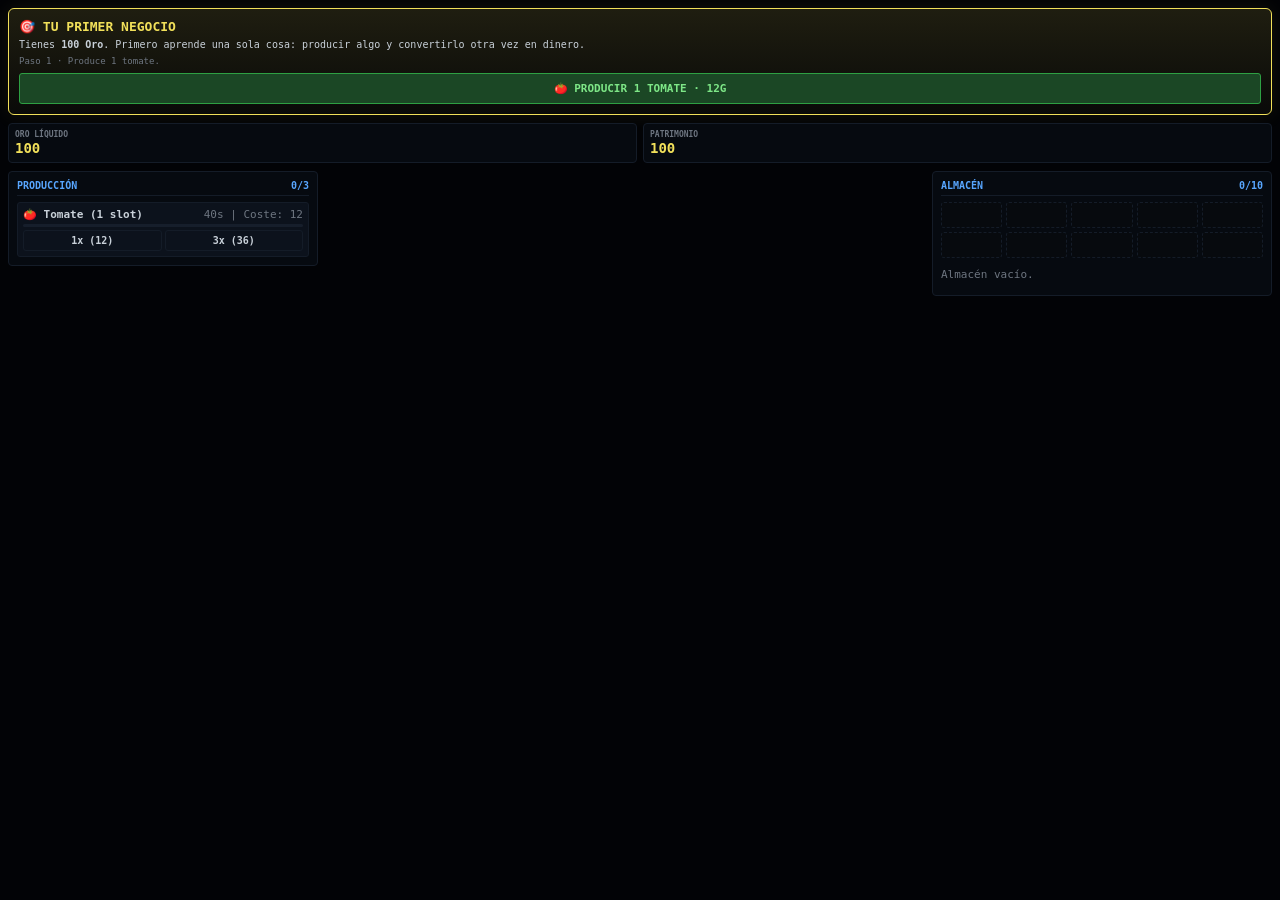
<file: index.html>
<!DOCTYPE html>
<html lang="es">
<head>
  <meta charset="UTF-8">
  <meta name="viewport" content="width=device-width, initial-scale=1.0">
  <title>Caja Negra Lab — EcoV1 Master Onboarding</title>

  <style>
    :root {
      --bg:#020306;
      --card:#060a10;
      --card-alt:#0c121c;
      --border:#141c28;
      --border-lit:#26354a;
      --text:#c9d1d9;
      --text-dim:#6e7681;
      --gold:#f1e05a;
      --green:#2ea043;
      --red:#f85149;
      --cyan:#58a6ff;
      --purple:#bc8cff;
      --orange:#ffa657;
      --flash:#ff0055;
    }

    * {
      box-sizing:border-box;
      margin:0;
      padding:0;
      font-family:ui-monospace,SFMono-Regular,Menlo,Monaco,Consolas,monospace;
    }

    body {
      background:var(--bg);
      color:var(--text);
      padding:8px;
      font-size:11px;
      user-select:none;
    }

    .hidden { display:none !important; }

    .hud {
      display:grid;
      grid-template-columns:repeat(auto-fit,minmax(95px,1fr));
      gap:6px;
      margin-bottom:8px;
    }

    .hud-box {
      background:var(--card);
      border:1px solid var(--border);
      border-radius:4px;
      padding:6px;
    }

    .hud-label {
      font-size:8px;
      text-transform:uppercase;
      color:var(--text-dim);
      font-weight:bold;
    }

    .hud-val {
      font-size:14px;
      font-weight:800;
      color:var(--gold);
      margin-top:1px;
    }

    .onboarding {
      background:linear-gradient(180deg,rgba(241,224,90,.12),rgba(241,224,90,.03));
      border:1px solid var(--gold);
      border-radius:6px;
      padding:10px;
      margin-bottom:8px;
      box-shadow:0 0 20px rgba(241,224,90,.08);
    }

    .onboarding h2 {
      color:var(--gold);
      font-size:13px;
      margin-bottom:4px;
    }

    .onboarding p {
      font-size:10px;
      line-height:1.4;
      margin:2px 0;
    }

    .onboarding .step {
      font-size:9px;
      color:var(--text-dim);
      margin-top:4px;
    }

    .onboarding button {
      width:100%;
      padding:8px;
      margin-top:7px;
      font-size:11px;
    }

    .focus-panel {
      border-color:var(--gold) !important;
      box-shadow:0 0 18px rgba(241,224,90,.16);
    }

    .unlock-toast {
      position:fixed;
      left:50%;
      bottom:18px;
      transform:translateX(-50%);
      background:#0c121c;
      border:1px solid var(--gold);
      color:#fff;
      padding:9px 12px;
      border-radius:6px;
      z-index:99999;
      max-width:90vw;
      text-align:center;
      box-shadow:0 12px 30px rgba(0,0,0,.5);
      font-size:10px;
    }

    .frenzy-container {
      background:var(--card);
      border:1px solid var(--border);
      border-radius:4px;
      padding:5px 8px;
      margin-bottom:8px;
      display:flex;
      flex-direction:column;
      gap:3px;
    }

    .frenzy-header {
      display:flex;
      justify-content:space-between;
      font-size:9px;
      font-weight:bold;
      color:var(--gold);
    }

    .frenzy-track {
      height:5px;
      background:#161b26;
      border-radius:3px;
      overflow:hidden;
    }

    .frenzy-fill {
      height:100%;
      width:0%;
      background:linear-gradient(90deg,var(--gold),var(--flash));
      transition:width .2s ease;
    }

    .frenzy-active {
      animation:border-glow .4s infinite alternate;
      border-color:var(--flash) !important;
    }

    @keyframes border-glow {
      from { box-shadow:0 0 4px var(--flash); }
      to { box-shadow:0 0 14px var(--gold); }
    }

    .sniper-alert,
    .audit-alert {
      display:none;
      color:#fff;
      padding:5px 8px;
      border-radius:4px;
      margin-bottom:8px;
      justify-content:space-between;
      align-items:center;
      animation:pulse .5s infinite alternate;
    }

    .sniper-alert {
      background:rgba(255,0,85,.15);
      border:2px solid var(--flash);
    }

    .audit-alert {
      background:rgba(248,81,73,.15);
      border:2px solid var(--red);
    }

    @keyframes pulse {
      from { opacity:1; }
      to { opacity:.72; }
    }

    .ticker {
      background:rgba(88,166,255,.05);
      border:1px solid var(--cyan);
      color:var(--cyan);
      padding:4px 8px;
      border-radius:4px;
      margin-bottom:8px;
      font-size:10px;
      display:flex;
      justify-content:space-between;
    }

    .layout {
      display:grid;
      grid-template-columns:1fr;
      gap:8px;
    }

    @media (min-width:1200px) {
      .layout { grid-template-columns:310px 1fr 340px; }
    }

    .panel {
      background:var(--card);
      border:1px solid var(--border);
      border-radius:4px;
      padding:8px;
      display:flex;
      flex-direction:column;
      gap:6px;
    }

    .panel-header {
      font-size:10px;
      font-weight:800;
      text-transform:uppercase;
      color:var(--cyan);
      border-bottom:1px solid var(--border);
      padding-bottom:4px;
      display:flex;
      justify-content:space-between;
      align-items:center;
      gap:8px;
    }

    button {
      background:var(--card-alt);
      border:1px solid var(--border);
      color:var(--text);
      padding:4px 6px;
      border-radius:3px;
      cursor:pointer;
      font-size:10px;
      font-weight:700;
    }

    button:hover { background:var(--border-lit); }
    button:active { transform:scale(.96); }
    button:disabled { opacity:.45; cursor:not-allowed; }

    button.btn-green { background:#1b4725; border-color:var(--green); color:#7ee787; }
    button.btn-red { background:#4c1d1a; border-color:var(--red); color:#ff7b72; }
    button.btn-gold { background:#4a3e14; border-color:var(--gold); color:#fff; }
    button.btn-purple { background:#381a4c; border-color:var(--purple); color:#d2a8ff; }
    button.btn-orange { background:#4a2810; border-color:var(--orange); color:#ffc680; }
    button.btn-flash { background:var(--flash); border-color:#fff; color:#fff; }

    .progress-track {
      height:3px;
      background:#161e2b;
      border-radius:2px;
      overflow:hidden;
      margin:3px 0;
    }

    .progress-fill {
      height:100%;
      background:var(--cyan);
      width:0%;
    }

    .book-grid {
      display:grid;
      grid-template-columns:1fr 1fr;
      gap:6px;
      font-size:10px;
    }

    .book-side {
      display:flex;
      flex-direction:column;
      gap:2px;
    }

    .book-entry {
      display:flex;
      justify-content:space-between;
      padding:2px 4px;
      border-radius:2px;
      cursor:pointer;
      background:rgba(255,255,255,.02);
    }

    .book-ask { color:#ff7b72; border-left:2px solid var(--red); }
    .book-bid { color:#7ee787; border-left:2px solid var(--green); }

    .slots-visual-grid {
      display:grid;
      grid-template-columns:repeat(5,1fr);
      gap:4px;
      margin-bottom:4px;
    }

    .slot-cell {
      height:26px;
      background:#070a0e;
      border:1px dashed var(--border);
      border-radius:3px;
      display:flex;
      align-items:center;
      justify-content:center;
      font-size:11px;
    }

    .slot-cell.occupied {
      border-style:solid;
      border-color:var(--border-lit);
      background:var(--card-alt);
    }

    .slot-cell.frozen {
      border-color:var(--red);
      background:rgba(248,81,73,.1);
      color:var(--red);
    }

    .inv-row {
      display:flex;
      justify-content:space-between;
      align-items:center;
      gap:6px;
      padding:4px;
      background:var(--card-alt);
      border:1px solid var(--border);
      border-radius:3px;
      font-size:10px;
    }

    .chat-box {
      height:160px;
      overflow-y:auto;
      background:#020305;
      border:1px solid var(--border);
      border-radius:3px;
      padding:5px;
      font-size:9.5px;
      display:flex;
      flex-direction:column;
      gap:4px;
    }

    .chat-msg {
      padding:2px 4px;
      border-radius:2px;
      background:rgba(255,255,255,.01);
      line-height:1.3;
    }

    .chat-author-player { color:var(--gold); font-weight:bold; }
    .chat-author-baron { color:var(--red); font-weight:bold; }
    .chat-author-traidor { color:var(--purple); font-weight:bold; }
    .chat-author-consorcio { color:var(--cyan); font-weight:bold; }
    .chat-author-retail { color:var(--green); font-weight:bold; }
    .chat-author-random { color:var(--orange); font-weight:bold; }

    .log-container {
      height:85px;
      overflow-y:auto;
      background:#020305;
      border:1px solid var(--border);
      border-radius:3px;
      padding:4px;
      font-size:8.5px;
      color:var(--text-dim);
    }

    .log-item {
      margin-bottom:2px;
      border-left:2px solid var(--border);
      padding-left:3px;
    }
  </style>
</head>

<body>

  <div id="audit-banner" class="audit-alert">
    <span>⚖️ <b>¡INSPECCIÓN FISCAL SORPRESA!</b> Cuadra tus cuentas o paga contable.</span>
    <button class="btn-red" onclick="resolveAudit()">PAGAR CONTABLE (30G - <span id="audit-timer">10</span>s)</button>
  </div>

  <div id="sniper-banner" class="sniper-alert">
    <span>🚨 <b>¡FAT-FINGER BOT EN BANCARROTA!</b> <span id="sniper-text">Lote 75% OFF</span></span>
    <button class="btn-flash" onclick="executeSniping()">SNIPE YA (<span id="sniper-timer">4</span>s)</button>
  </div>

  <div class="onboarding" id="onboarding">
    <h2 id="ob-title">🎯 TU PRIMER NEGOCIO</h2>
    <p id="ob-text">Tienes <b>100 Oro</b>. Primero aprende una sola cosa: producir algo y convertirlo otra vez en dinero.</p>
    <div class="step" id="ob-step">Paso 1 · Produce 1 tomate.</div>
    <button class="btn-green" id="ob-btn" onclick="onboardingAction()">🍅 PRODUCIR 1 TOMATE · 12G</button>
  </div>

  <div class="frenzy-container hidden" id="frenzy-box">
    <div class="frenzy-header">
      <span id="frenzy-label">⚡ MODO FRENESÍ (BULL RUN COMERCIAL)</span>
      <span id="frenzy-percent">0%</span>
    </div>
    <div class="frenzy-track">
      <div class="frenzy-fill" id="frenzy-fill"></div>
    </div>
  </div>

  <div class="hud">
    <div class="hud-box" id="hudbox-gold">
      <div class="hud-label">Oro Líquido</div>
      <div class="hud-val" id="hud-gold">100</div>
    </div>

    <div class="hud-box hidden" id="hudbox-tokens">
      <div class="hud-label">Vales Forex</div>
      <div class="hud-val" id="hud-tokens" style="color:var(--orange)">0 🎟️</div>
    </div>

    <div class="hud-box" id="hudbox-networth">
      <div class="hud-label">Patrimonio</div>
      <div class="hud-val" id="hud-networth">100</div>
    </div>

    <div class="hud-box hidden" id="hudbox-rank">
      <div class="hud-label">Rango / Estatus</div>
      <div class="hud-val" id="hud-rank" style="color:var(--purple);font-size:10px">I: Aprendiz</div>
    </div>

    <div class="hud-box hidden" id="hudbox-debt">
      <div class="hud-label">Deuda Total</div>
      <div class="hud-val" id="hud-debt" style="color:var(--red)">0 Oro</div>
    </div>

    <div class="hud-box hidden" id="hudbox-tax">
      <div class="hud-label">Cierre Fiscal</div>
      <div class="hud-val" id="hud-tax" style="color:var(--gold)">60s (-15)</div>
    </div>
  </div>

  <div class="ticker hidden" id="ticker">
    <span><b>SEÑAL MACRO:</b> <span id="news-text">Canales de suministro estables.</span></span>
    <span id="news-countdown">--</span>
  </div>

  <div class="layout">

    <div style="display:flex;flex-direction:column;gap:8px">
      <div class="panel" id="panel-production">
        <div class="panel-header">
          <span>Producción</span>
          <span id="prod-slots-hud">0/3</span>
        </div>

        <div id="prod-tomato" style="background:var(--card-alt);padding:5px;border-radius:3px;border:1px solid var(--border)">
          <div style="display:flex;justify-content:space-between">
            <b>🍅 Tomate (1 slot)</b>
            <span style="color:var(--text-dim)">40s | Coste: 12</span>
          </div>
          <div class="progress-track"><div class="progress-fill" id="fill-tomato"></div></div>
          <div style="display:flex;gap:3px;margin-top:3px">
            <button style="flex:1" onclick="queueProduction('tomato',1)">1x (12)</button>
            <button style="flex:1" onclick="queueProduction('tomato',3)">3x (36)</button>
          </div>
        </div>

        <div id="prod-egg" class="hidden" style="background:var(--card-alt);padding:5px;border-radius:3px;border:1px solid var(--border)">
          <div style="display:flex;justify-content:space-between">
            <b>🥚 Huevo (2 slots)</b>
            <span style="color:var(--text-dim)">110s | Coste: 45</span>
          </div>
          <div class="progress-track"><div class="progress-fill" id="fill-egg"></div></div>
          <div style="display:flex;gap:3px;margin-top:3px">
            <button style="flex:1" onclick="queueProduction('egg',1)">1x (45)</button>
            <button style="flex:1" onclick="queueProduction('egg',2)">2x (90)</button>
          </div>
        </div>

        <div id="prod-wood" class="hidden" style="background:var(--card-alt);padding:5px;border-radius:3px;border:1px solid var(--border)">
          <div style="display:flex;justify-content:space-between">
            <b>🪵 Madera (5 slots)</b>
            <span style="color:var(--text-dim)">310s | Coste: 140</span>
          </div>
          <div class="progress-track"><div class="progress-fill" id="fill-wood"></div></div>
          <button style="width:100%;margin-top:3px" onclick="queueProduction('wood',1)">1x (140)</button>
        </div>
      </div>

      <div class="panel hidden" id="panel-workshop">
        <div class="panel-header">Taller & Overdrive</div>
        <div style="background:var(--card-alt);padding:4px;border-radius:3px;border:1px solid var(--border)">
          <div style="display:flex;justify-content:space-between">
            <b>🥫 Salsa (90s)</b>
            <span style="color:var(--gold)">3 🍅 + 15G</span>
          </div>
          <div class="progress-track"><div class="progress-fill" id="fill-sauce"></div></div>
          <div style="display:flex;gap:3px;margin-top:3px">
            <button style="flex:1" class="btn-gold" onclick="startProcessing('sauce',false)">Normal (90s)</button>
            <button style="flex:1" class="btn-flash" onclick="startProcessing('sauce',true)">⚡ Overdrive (15s)</button>
          </div>
        </div>
        <div style="display:flex;gap:3px">
          <button style="flex:1" class="btn-purple" onclick="pawnWood()">Empeñar Madera (+95G)</button>
          <button style="flex:1" class="btn-green" onclick="redeemWood()">Rescatar (115G)</button>
        </div>
      </div>

      <div class="panel hidden" id="panel-pledge">
        <div class="panel-header"><span>Fondo Gremial</span><span id="pledge-status">0G</span></div>
        <div style="font-size:9px;color:var(--text-dim)">Paga +2G/segundo por cada 100G invertidos.</div>
        <div style="display:flex;gap:3px">
          <button style="flex:1" class="btn-gold" onclick="investPledge(100)">Invertir 100G</button>
          <button style="flex:1" class="btn-purple" onclick="withdrawPledge()">Retirar Fondo</button>
        </div>
      </div>
    </div>

    <div style="display:flex;flex-direction:column;gap:8px">
      <div class="panel hidden" id="panel-forex" style="border-color:var(--orange)">
        <div class="panel-header" style="color:var(--orange)"><span>Mercado Cambiario: Vales</span><span>1 🎟️ = <b id="token-rate">24</b> Oro</span></div>
        <div style="display:flex;gap:3px">
          <button class="btn-orange" style="flex:1" onclick="exchangeTokens('buy')">Comprar 1 🎟️</button>
          <button class="btn-gold" style="flex:1" onclick="exchangeTokens('sell')">Liquidar 1 🎟️</button>
        </div>
      </div>

      <div class="panel hidden" id="panel-market">
        <div class="panel-header">
          <span>Libro de Órdenes</span>
          <select id="market-view" onchange="renderOrderBook()" style="background:var(--bg);color:var(--text);border:1px solid var(--border);font-size:9px">
            <option value="tomato">🍅 Tomates</option><option value="egg">🥚 Huevos</option><option value="wood">🪵 Madera</option><option value="sauce">🥫 Salsa</option>
          </select>
        </div>
        <div class="book-grid">
          <div><div style="color:var(--red);font-weight:bold;font-size:8px">ASKS (Venta)</div><div class="book-side" id="book-asks"></div></div>
          <div><div style="color:var(--green);font-weight:bold;font-size:8px">BIDS (Compra)</div><div class="book-side" id="book-bids"></div></div>
        </div>
        <div style="border-top:1px solid var(--border);padding-top:4px;display:flex;gap:3px">
          <input type="number" id="order-price" placeholder="Precio" style="background:var(--bg);border:1px solid var(--border);color:#fff;width:58px;font-size:9px">
          <input type="number" id="order-qty" value="1" style="background:var(--bg);border:1px solid var(--border);color:#fff;width:45px;font-size:9px">
          <button style="flex:1" class="btn-red" onclick="placeOrder('sell')">Venta</button>
          <button style="flex:1" class="btn-green" onclick="placeOrder('buy')">Compra</button>
          <button class="btn-purple" onclick="sweepMarket()">Barrer</button>
        </div>
        <div id="my-orders" style="border-top:1px solid var(--border);padding-top:4px"></div>
      </div>

      <div class="panel hidden" id="panel-social" style="border-color:var(--purple)">
        <div class="panel-header" style="color:var(--purple)"><span>💬 Plaza Pública</span><span id="chat-activity-badge">Memoria: GENERAL</span></div>
        <div class="chat-box" id="chat-box"></div>
        <div style="display:flex;gap:3px">
          <input type="text" id="chat-input" placeholder="Habla de precios, deuda, madera..." style="flex:1;background:var(--bg);border:1px solid var(--border);color:#fff;padding:4px;font-size:9.5px;border-radius:3px" onkeypress="if(event.key==='Enter')sendPlayerChat()">
          <button class="btn-gold" onclick="sendPlayerChat()">Enviar</button>
        </div>
      </div>

      <div class="panel hidden" id="panel-blackmarket">
        <div class="panel-header">Mercado Negro & Expediciones</div>
        <div style="display:flex;gap:3px;flex-wrap:wrap">
          <button class="btn-purple" onclick="sabotageBot()">Sabotear Bot (25G)</button>
          <button class="btn-orange" onclick="buySmugglerChest()">Cofre Contrabandista (60G)</button>
        </div>
        <div style="font-size:9px;color:var(--text-dim)">Expediciones consumen hasta 4 recursos y tardan 120s.</div>
        <div style="display:flex;gap:3px">
          <button style="flex:1" onclick="sendExpedition('safe')">Ruta Segura</button>
          <button style="flex:1" class="btn-gold" onclick="sendExpedition('pirate')">Pirata</button>
          <button style="flex:1" class="btn-flash" onclick="sendExpedition('storm')">Tormenta</button>
        </div>
        <div id="caravan-status" style="font-size:9px;color:var(--orange)">Puerto OK</div>
      </div>
    </div>

    <div style="display:flex;flex-direction:column;gap:8px">
      <div class="panel" id="panel-storage">
        <div class="panel-header"><span>Almacén</span><span id="storage-hud">0/10 Slots</span></div>
        <div class="slots-visual-grid" id="slots-visual-grid"></div>
        <div id="inventory-box" style="display:flex;flex-direction:column;gap:2px;max-height:120px;overflow-y:auto"></div>
        <div style="display:flex;gap:3px">
          <button id="upgrade-storage-btn" class="hidden" onclick="upgradeStorage()" style="flex:1">Ampliar (+5) [150G]</button>
          <button id="unfreeze-btn" class="btn-red" style="display:none;flex:1" onclick="unfreezeSlots()">Rescatar (40G)</button>
        </div>
      </div>

      <div class="panel hidden" id="panel-finance">
        <div class="panel-header">Crédito & Prestigio</div>
        <div style="display:flex;gap:3px"><button class="btn-red" style="flex:1" onclick="requestLoan()">Pedir 150G</button><button class="btn-green" style="flex:1" onclick="payLoan()">Pagar Deuda</button></div>
        <button class="btn-purple" onclick="buyImperialRelic()">💎 Sello del Barón (450G + 10 🎟️)</button>
        <button class="btn-gold" onclick="upgradeMerchantRank()">Subir Rango (<span id="rank-cost">300</span> Oro)</button>
      </div>

      <div class="panel hidden" id="panel-contracts">
        <div class="panel-header">Contratos</div>
        <div id="contracts-box"></div>
      </div>

      <div class="panel hidden" id="panel-log">
        <div class="panel-header">Registro</div>
        <div class="log-container" id="log-feed"></div>
      </div>
    </div>
  </div>

<script>
const audioCtx = new (window.AudioContext||window.webkitAudioContext)();
function playSound(type){
  if(audioCtx.state==='suspended')audioCtx.resume();
  const osc=audioCtx.createOscillator(),gain=audioCtx.createGain();osc.connect(gain);gain.connect(audioCtx.destination);
  const now=audioCtx.currentTime;
  if(type==='coin'){osc.type='triangle';osc.frequency.setValueAtTime(988,now);osc.frequency.setValueAtTime(1319,now+.08);gain.gain.setValueAtTime(.18,now);gain.gain.exponentialRampToValueAtTime(.01,now+.25);osc.start(now);osc.stop(now+.25)}
  else if(type==='buy'){osc.frequency.setValueAtTime(440,now);osc.frequency.setValueAtTime(554,now+.05);gain.gain.setValueAtTime(.12,now);gain.gain.exponentialRampToValueAtTime(.01,now+.15);osc.start(now);osc.stop(now+.15)}
  else if(type==='alert'){osc.type='sawtooth';osc.frequency.setValueAtTime(300,now);osc.frequency.linearRampToValueAtTime(150,now+.2);gain.gain.setValueAtTime(.18,now);gain.gain.exponentialRampToValueAtTime(.01,now+.2);osc.start(now);osc.stop(now+.2)}
  else if(type==='jackpot'){[523,659,784,1047].forEach((f,i)=>{const o=audioCtx.createOscillator(),g=audioCtx.createGain();o.connect(g);g.connect(audioCtx.destination);o.frequency.setValueAtTime(f,now+i*.08);g.gain.setValueAtTime(.16,now+i*.08);g.gain.exponentialRampToValueAtTime(.01,now+i*.08+.15);o.start(now+i*.08);o.stop(now+i*.08+.15)})}
}

const SPECS={
 tomato:{cost:12,dur:40,slots:1,decay:1.6,name:'Tomate',icon:'🍅'},
 egg:{cost:45,dur:110,slots:2,decay:.5,name:'Huevo',icon:'🥚'},
 wood:{cost:140,dur:310,slots:5,decay:0,name:'Madera',icon:'🪵'},
 sauce:{cost:15,dur:90,slots:1,decay:0,name:'Salsa',icon:'🥫'}
};
const RANKS=[{name:'I: Aprendiz',cost:300,taxMod:1},{name:'II: Comerciante',cost:800,taxMod:.8},{name:'III: Magnate Local',cost:2000,taxMod:.6}];

const state={
 gold:100,tokens:0,tokenRate:24,debt:0,rank:1,hasImperialRelic:false,taxImmunityTimer:0,storageLimit:10,
 frozenSlots:0,taxClock:60,taxRate:15,inventory:[],productionQueue:[],userOrders:[],caravan:null,processingQueue:[],
 pawnedWood:0,pawnTimer:0,pledgedGold:0,frenzyScore:0,frenzyActive:false,frenzyTimer:0,audit:{active:false,timer:10},
 recentPlayerMessages:0,sniper:{active:false,type:'wood',qty:3,price:90,timer:4},
 book:{
  tomato:{asks:[{price:16,qty:12,bot:'Barón_Rojo'}],bids:[{price:11,qty:8,bot:'Traidor_01'}]},
  egg:{asks:[{price:52,qty:4,bot:'Consorcio'}],bids:[{price:41,qty:6,bot:'Barón_Rojo'}]},
  wood:{asks:[{price:190,qty:2,bot:'Consorcio'}],bids:[{price:145,qty:4,bot:'Bot_Delta'}]},
  sauce:{asks:[{price:85,qty:2,bot:'Consorcio'}],bids:[{price:68,qty:3,bot:'Barón_Rojo'}]}
 },
 news:{text:'Canales de suministro estables.',timer:0},contracts:[]
};

const botMemory={
 lastTopic:'general',recentLines:[],
 threads:{
  tomates:[
   {author:'Barón_Rojo',cls:'chat-author-baron',text:'El tomate está flojo hoy. Yo no produciría sin mirar el bid.'},
   {author:'Traidor_01',cls:'chat-author-traidor',text:'Hay margen si compras barato, pero no te cases con el inventario.'},
   {author:'Bot_Scrap',cls:'chat-author-retail',text:'Mis tomates están perdiendo calidad. Vendo antes de comerme el desecho.'}
  ],
  vales:[
   {author:'Consorcio',cls:'chat-author-consorcio',text:'La paridad de Vales sigue cerca de su rango normal.'},
   {author:'Especulador_X',cls:'chat-author-random',text:'Yo liquidé Vales para tener Oro listo por si aparece un snipe.'}
  ],
  madera:[
   {author:'Consorcio',cls:'chat-author-consorcio',text:'La madera tarda mucho; quien la produce está inmovilizando capital.'},
   {author:'Barón_Rojo',cls:'chat-author-baron',text:'La madera paga bien si sabes esperar.'}
  ],
  deuda:[
   {author:'Traidor_01',cls:'chat-author-traidor',text:'El crédito da velocidad, pero te come las ventas si te endeudas demasiado.'},
   {author:'Bot_Scrap',cls:'chat-author-retail',text:'Yo no pediría préstamo sin tener una salida clara.'}
  ],
  quiebra:[
   {author:'Barón_Rojo',cls:'chat-author-baron',text:'Eso ya huele a quiebra. Guarda liquidez.'},
   {author:'Traidor_01',cls:'chat-author-traidor',text:'El mercado castiga al que se queda sin Oro en el peor momento.'}
  ],
  general:[
   {author:'Sombra_09',cls:'chat-author-random',text:'¿Qué margen están buscando hoy?'},
   {author:'Barón_Rojo',cls:'chat-author-baron',text:'Yo miro liquidez antes que cantidad.'}
  ]
 }
};

const onboarding={step:1,firstTomatoReady:false,firstSale:false,marketUnlocked:false,workshopUnlocked:false,financeUnlocked:false,fullUnlocked:false};

function el(id){return document.getElementById(id)}
function log(msg){const f=el('log-feed');const r=document.createElement('div');r.className='log-item';r.textContent=`[${new Date().toLocaleTimeString().slice(3)}] ${msg}`;f.prepend(r);if(typeof toast==='function')toast(msg)}
function toast(msg){document.querySelector('.unlock-toast')?.remove();const d=document.createElement('div');d.className='unlock-toast';d.innerHTML=msg;document.body.appendChild(d);setTimeout(()=>d.remove(),2500)}
function setOB(title,text,step,btn,disabled=false){el('ob-title').innerHTML=title;el('ob-text').innerHTML=text;el('ob-step').textContent=step;el('ob-btn').innerHTML=btn;el('ob-btn').disabled=disabled}
function reveal(id){el(id)?.classList.remove('hidden')} function hide(id){el(id)?.classList.add('hidden')}
function focus(id){document.querySelectorAll('.focused').forEach(x=>x.classList.remove('focused'));el(id)?.classList.add('focused')}

function pushChatMessage(author,cls,text){
 if(botMemory.recentLines.includes(text))return;
 botMemory.recentLines.push(text);if(botMemory.recentLines.length>15)botMemory.recentLines.shift();
 const box=el('chat-box'),m=document.createElement('div');m.className='chat-msg';m.innerHTML=`<span class="${cls}">[${author}]:</span> ${text}`;box.appendChild(m);box.scrollTop=box.scrollHeight;if(box.childNodes.length>35)box.removeChild(box.firstChild)
}
function triggerContextualThread(topic){
 botMemory.lastTopic=topic;const lines=botMemory.threads[topic]||botMemory.threads.general;
 let d=0;lines.forEach(line=>{setTimeout(()=>pushChatMessage(line.author,line.cls,line.text),d);d+=900+Math.random()*900})
}
function parsePlayerSemanticsWithMemory(text){
 const lower=text.toLowerCase();let topic=botMemory.lastTopic||'general';
 if(lower.includes('tomate')||lower.includes('salsa'))topic='tomates';
 else if(lower.includes('vale')||lower.includes('token')||lower.includes('oro'))topic='vales';
 else if(lower.includes('madera')||lower.includes('almac'))topic='madera';
 else if(lower.includes('deuda')||lower.includes('banco')||lower.includes('prest'))topic='deuda';
 botMemory.lastTopic=topic;
 setTimeout(()=>{const lines=botMemory.threads[topic]||botMemory.threads.general;const available=lines.filter(l=>!botMemory.recentLines.includes(l.text));const pool=available.length?available:lines;const pick=pool[Math.floor(Math.random()*pool.length)];pushChatMessage(pick.author,pick.cls,pick.text)},900)
}
function sendPlayerChat(){const i=el('chat-input'),v=i.value.trim();if(!v)return;pushChatMessage('TÚ','chat-author-player',v);i.value='';state.recentPlayerMessages+=4;parsePlayerSemanticsWithMemory(v)}

function getOccupiedSlots(){return state.inventory.reduce((a,i)=>a+(i.type==='waste'?1:SPECS[i.type].slots),0)+state.frozenSlots}
function renderSlotsGrid(){
 const g=el('slots-visual-grid');g.innerHTML='';let rendered=0;
 state.inventory.forEach(item=>{const n=item.type==='waste'?1:SPECS[item.type].slots,icon=item.type==='waste'?'🗑️':SPECS[item.type].icon;for(let s=0;s<n&&rendered<state.storageLimit;s++){g.innerHTML+=`<div class="slot-cell occupied">${s===0?icon:'▪'}</div>`;rendered++}});
 for(let f=0;f<state.frozenSlots&&rendered<state.storageLimit;f++){g.innerHTML+='<div class="slot-cell frozen">🔒</div>';rendered++}
 while(rendered<state.storageLimit){g.innerHTML+='<div class="slot-cell"></div>';rendered++}
}
function renderOrderBook(){
 const type=el('market-view').value,b=state.book[type];
 el('book-asks').innerHTML='';b.asks.slice().sort((a,z)=>a.price-z.price).forEach(a=>{const real=state.book[type].asks.indexOf(a);el('book-asks').innerHTML+=`<div class="book-entry book-ask" onclick="fillAsk('${type}',${real})"><span>${a.price}G</span><span>${a.qty}x <small>(${a.bot})</small></span></div>`});
 el('book-bids').innerHTML='';b.bids.slice().sort((a,z)=>z.price-a.price).forEach(bi=>{const real=state.book[type].bids.indexOf(bi);el('book-bids').innerHTML+=`<div class="book-entry book-bid" onclick="fillBid('${type}',${real})"><span>${bi.price}G</span><span>${bi.qty}x <small>(${bi.bot})</small></span></div>`});
}
function updateUI(){
 el('hud-gold').textContent=Math.floor(state.gold);el('hud-tokens').textContent=`${state.tokens} 🎟️`;el('token-rate').textContent=Math.floor(state.tokenRate);el('hud-debt').textContent=`${Math.floor(state.debt)} Oro`;
 const taxMod=RANKS[state.rank-1].taxMod*(state.hasImperialRelic?.5:1);
 el('hud-tax').textContent=state.taxImmunityTimer>0?`Inmune (${state.taxImmunityTimer}s)`:`${state.taxClock}s (-${Math.floor(state.taxRate*taxMod)})`;
 el('hud-rank').textContent=`${RANKS[state.rank-1].name}${state.hasImperialRelic?' 👑':''}`;el('rank-cost').textContent=RANKS[state.rank]?.cost||'MAX';el('pledge-status').textContent=`${state.pledgedGold}G`;
 el('storage-hud').textContent=`${getOccupiedSlots()}/${state.storageLimit}${state.frozenSlots?` (${state.frozenSlots} Bloq)`:''}`;el('prod-slots-hud').textContent=`${state.productionQueue.length}/3`;el('unfreeze-btn').style.display=state.frozenSlots?'block':'none';
 el('audit-banner').style.display=(state.audit.active&&onboarding.fullUnlocked)?'flex':'none';el('audit-timer').textContent=state.audit.timer;
 el('sniper-banner').style.display=(state.sniper.active&&onboarding.fullUnlocked)?'flex':'none';if(state.sniper.active){el('sniper-text').textContent=`${state.sniper.qty}x ${SPECS[state.sniper.type].name} por ${state.sniper.price} Oro`;el('sniper-timer').textContent=state.sniper.timer}
 el('chat-activity-badge').textContent=`Memoria: ${botMemory.lastTopic.toUpperCase()}`;
 renderSlotsGrid();
 const ff=el('frenzy-fill');if(state.frenzyActive){el('frenzy-box').classList.add('frenzy-active');el('frenzy-label').textContent=`🔥 BULL RUN ACTIVO · ${state.frenzyTimer}s`;el('frenzy-percent').textContent='100%';ff.style.width=`${state.frenzyTimer/20*100}%`}else{el('frenzy-box').classList.remove('frenzy-active');el('frenzy-label').textContent='⚡ MODO FRENESÍ';el('frenzy-percent').textContent=`${Math.floor(state.frenzyScore)}%`;ff.style.width=`${state.frenzyScore}%`}
 const invWorth=state.inventory.reduce((a,i)=>i.type==='waste'?a:a+(state.book[i.type]?.bids[0]?.price||10)*(i.quality/100),0);
 el('hud-networth').textContent=Math.floor(state.gold+invWorth+state.tokens*state.tokenRate+state.pledgedGold-state.debt);
 const ib=el('inventory-box');ib.innerHTML=state.inventory.length?'':'<div style="color:var(--text-dim)">Almacén vacío.</div>';
 state.inventory.forEach((item,idx)=>{if(item.type==='waste')ib.innerHTML+=`<div class="inv-row"><span>🗑️ Desecho Tóxico</span><button class="btn-red" onclick="cleanWaste(${idx})">Limpiar (-5)</button></div>`;else{const s=SPECS[item.type],q=Math.floor(item.quality);ib.innerHTML+=`<div class="inv-row"><span>${s.icon} ${s.name} (${s.slots}s)</span><span>${s.decay?q+'%':'100%'}</span><button onclick="discardItem(${idx})">Tirar</button></div>`}});
 const cb=el('contracts-box');cb.innerHTML=state.contracts.length?'':'<div style="color:var(--text-dim)">Sin contratos.</div>';state.contracts.forEach((c,idx)=>{cb.innerHTML+=`<div class="inv-row"><span>🔥 ${c.reqs.map(r=>`${r.qty}x ${SPECS[r.type].icon}`).join(' + ')} · ${c.timer}s</span><button class="btn-green" onclick="deliverContract(${idx})">Entregar +${c.goldReward}G +${c.tokenReward}🎟️</button></div>`});
 const my=el('my-orders');my.innerHTML=state.userOrders.length?'':'<div style="color:var(--text-dim)">Sin órdenes abiertas.</div>';state.userOrders.forEach((o,idx)=>my.innerHTML+=`<div class="inv-row"><span>${o.side==='buy'?'🟢':'🔴'} ${o.qty}x ${SPECS[o.type].name} @ ${o.price}</span><button onclick="cancelUserOrder(${idx})">X</button></div>`);
 el('news-text').textContent=state.news.text;el('news-countdown').textContent=state.news.timer>0?`${state.news.timer}s`:'--';el('caravan-status').textContent=state.caravan?`Ruta activa (${state.caravan.timer}s)`:'Puerto OK';
 renderOrderBook()
}

function addFrenzy(p){if(state.frenzyActive)return;state.frenzyScore=Math.min(100,state.frenzyScore+p);if(state.frenzyScore>=100){state.frenzyActive=true;state.frenzyTimer=20;playSound('jackpot');pushChatMessage('SISTEMA','chat-author-baron','🔥 ¡Bull Run activado!')}}
function queueProduction(type,count){
 const s=SPECS[type];if(state.productionQueue.length+count>3)return log('Máximo 3 producciones.');if(state.gold<s.cost*count)return log('Oro insuficiente.');
 state.gold-=s.cost*count;for(let i=0;i<count;i++)state.productionQueue.push({type,remaining:s.dur,total:s.dur});playSound('buy');addFrenzy(3);
 if(type==='tomato'&&onboarding.step===1){onboarding.step=2;setOB('⏳ PRODUCCIÓN EN CURSO','Invertiste <b>12G</b>. Ahora espera a que el tomate termine.','Paso 2 · Espera 40 segundos.','ESPERANDO…',true)}
 updateUI()
}
function fillAsk(type,idx){const a=state.book[type].asks[idx],s=SPECS[type];if(!a)return;if(getOccupiedSlots()+s.slots>state.storageLimit)return log('Almacén lleno.');if(state.gold<a.price)return log('Oro insuficiente.');state.gold-=a.price;a.qty--;state.inventory.push({type,quality:100});if(a.qty<=0)state.book[type].asks.splice(idx,1);playSound('buy');addFrenzy(4);log(`Compraste ${s.name} por ${a.price}G.`);updateUI()}
function fillBid(type,idx){const b=state.book[type].bids[idx];if(!b)return;const inv=state.inventory.findIndex(i=>i.type===type);if(inv<0)return log(`No tienes ${SPECS[type].name}.`);const item=state.inventory[inv];let payout=Math.floor(b.price*(item.quality/100));if(state.frenzyActive)payout=Math.floor(payout*1.5);if(state.debt>0){const c=Math.floor(payout*.5);state.debt=Math.max(0,state.debt-c);payout-=c}state.gold+=payout;b.qty--;state.inventory.splice(inv,1);if(b.qty<=0)state.book[type].bids.splice(idx,1);playSound('coin');addFrenzy(6);log(`Vendiste ${SPECS[type].name} por ${payout}G.`);
 if(type==='tomato'&&!onboarding.firstSale){onboarding.firstSale=true;onboarding.step=3;unlockMarket()}
 updateUI()
}
function placeOrder(side){const type=el('market-view').value,price=parseInt(el('order-price').value),qty=parseInt(el('order-qty').value)||1;if(!price||price<=0)return log('Precio inválido.');if(side==='sell'){const avail=state.inventory.filter(i=>i.type===type).length;if(avail<qty)return log('Sin stock.');for(let n=0;n<qty;n++){const i=state.inventory.findIndex(x=>x.type===type);state.inventory.splice(i,1)}state.userOrders.push({side,type,price,qty});state.book[type].asks.push({price,qty,bot:'TÚ'})}else{if(state.gold<price*qty)return log('Oro insuficiente.');state.gold-=price*qty;state.userOrders.push({side,type,price,qty});state.book[type].bids.push({price,qty,bot:'TÚ'})}log(`Orden ${side==='buy'?'de compra':'de venta'} creada.`);updateUI()}
function cancelUserOrder(idx){const o=state.userOrders[idx];if(o.side==='buy')state.gold+=o.price*o.qty;else for(let i=0;i<o.qty;i++)state.inventory.push({type:o.type,quality:100});const list=o.side==='buy'?state.book[o.type].bids:state.book[o.type].asks;const j=list.findIndex(e=>e.bot==='TÚ'&&e.price===o.price);if(j>=0)list.splice(j,1);state.userOrders.splice(idx,1);log('Orden cancelada.');updateUI()}
function sweepMarket(){const type=el('market-view').value,asks=state.book[type].asks;if(!asks.length)return log('Sin oferta.');let cost=0,qty=0;asks.forEach(a=>{cost+=a.price*a.qty;qty+=a.qty});if(state.gold<cost)return log(`Necesitas ${cost}G para barrer el mercado.`);if(getOccupiedSlots()+SPECS[type].slots*qty>state.storageLimit)return log('Almacén lleno.');state.gold-=cost;for(let i=0;i<qty;i++)state.inventory.push({type,quality:100});state.book[type].asks=[{price:Math.floor((asks[0]?.price||10)*1.55),qty:5,bot:'Barón_Rojo'}];addFrenzy(20);log(`Barriste ${qty} unidades de ${SPECS[type].name}.`);updateUI()}
function startProcessing(product,overdrive){if(product!=='sauce')return;const tom=state.inventory.filter(i=>i.type==='tomato').length;if(tom<3||state.gold<15)return log('Requiere 3 Tomates + 15G.');state.gold-=15;let r=0;for(let i=state.inventory.length-1;i>=0&&r<3;i--)if(state.inventory[i].type==='tomato'){state.inventory.splice(i,1);r++}const dur=overdrive?15:90;state.processingQueue.push({type:'sauce',remaining:dur,total:dur,overdrive});addFrenzy(8);log(`Salsa iniciada (${dur}s).`);if(!onboarding.workshopUnlocked){onboarding.workshopUnlocked=true;unlockFinance()}updateUI()}
function pawnWood(){const i=state.inventory.findIndex(x=>x.type==='wood');if(i<0)return log('Sin Madera.');state.inventory.splice(i,1);state.pawnedWood++;state.pawnTimer=120;state.gold+=95;log('Madera empeñada: +95G.');updateUI()}
function redeemWood(){if(state.pawnedWood<=0)return log('Sin empeños.');if(state.gold<115)return log('Requiere 115G.');state.gold-=115;state.pawnedWood--;state.inventory.push({type:'wood',quality:100});log('Madera rescatada.');updateUI()}
function investPledge(a){if(state.gold<a)return log('Oro insuficiente.');state.gold-=a;state.pledgedGold+=a;log(`Invertiste ${a}G en el fondo.`);updateUI()}
function withdrawPledge(){if(state.pledgedGold<=0)return log('Sin fondo.');state.gold+=state.pledgedGold;log(`Retiraste ${state.pledgedGold}G del fondo.`);state.pledgedGold=0;updateUI()}
function exchangeTokens(action){if(action==='buy'){if(state.gold<state.tokenRate)return log('Oro insuficiente.');state.gold-=state.tokenRate;state.tokens++;log(`Compraste 1 Vale por ${Math.floor(state.tokenRate)}G.`)}else{if(state.tokens<=0)return log('Sin Vales.');state.tokens--;state.gold+=state.tokenRate;log(`Liquidaste 1 Vale por ${Math.floor(state.tokenRate)}G.`)}addFrenzy(5);updateUI()}
function requestLoan(){state.gold+=150;state.debt+=175;pushChatMessage('Traidor_01','chat-author-traidor','Ya vi ese préstamo. Ahora tus ventas tienen presión.');log('Préstamo recibido: +150G. Deuda total +175G.');if(!onboarding.fullUnlocked)unlockFull();updateUI()}
function payLoan(){if(state.debt<=0)return log('No tienes deuda pendiente.');if(state.gold<state.debt){state.debt-=state.gold;state.gold=0}else{state.gold-=state.debt;state.debt=0}log('Pago aplicado a la deuda.');updateUI()}
function buyImperialRelic(){if(state.hasImperialRelic)return log('Ya tienes el Sello.');if(state.gold<450||state.tokens<10)return log('Requiere 450G y 10 Vales.');state.gold-=450;state.tokens-=10;state.hasImperialRelic=true;playSound('jackpot');log('Sello del Barón adquirido.');updateUI()}
function upgradeMerchantRank(){if(!RANKS[state.rank])return log('Rango MAX.');const cost=RANKS[state.rank-1].cost;if(state.gold<cost)return log('Oro insuficiente.');state.gold-=cost;state.rank++;log('Rango mejorado.');updateUI()}
function upgradeStorage(){if(state.gold<150)return log('Requiere 150G.');state.gold-=150;state.storageLimit+=5;log('Almacén ampliado +5 slots.');updateUI()}
function unfreezeSlots(){if(state.gold<40)return log('Requiere 40G.');state.gold-=40;state.frozenSlots=0;log('Slots rescatados.');updateUI()}
function cleanWaste(idx){if(state.gold<5)return log('Requiere 5G.');state.gold-=5;state.inventory.splice(idx,1);log('Desecho limpiado.');updateUI()}
function discardItem(idx){state.inventory.splice(idx,1);log('Objeto descartado.');updateUI()}
function deliverContract(idx){const c=state.contracts[idx];let ok=true;c.reqs.forEach(r=>{if(state.inventory.filter(i=>i.type===r.type).length<r.qty)ok=false});if(!ok)return log('Faltan recursos.');c.reqs.forEach(r=>{for(let n=0;n<r.qty;n++){const i=state.inventory.findIndex(x=>x.type===r.type);state.inventory.splice(i,1)}});state.gold+=c.goldReward;state.tokens+=c.tokenReward;state.contracts.splice(idx,1);addFrenzy(12);log(`Contrato entregado: +${c.goldReward}G +${c.tokenReward} Vales.`);updateUI()}
function resolveAudit(){if(!state.audit.active)return log('No hay auditoría activa.');if(state.gold<30)return log('Oro insuficiente.');state.gold-=30;state.audit.active=false;log('Auditoría resuelta por 30G.');updateUI()}
function executeSniping(){if(!state.sniper.active)return log('La oferta ya expiró.');const s=state.sniper;if(state.gold<s.price)return log('Oro insuficiente.');if(getOccupiedSlots()+SPECS[s.type].slots*s.qty>state.storageLimit)return log('Almacén lleno.');state.gold-=s.price;for(let i=0;i<s.qty;i++)state.inventory.push({type:s.type,quality:100});state.sniper.active=false;addFrenzy(15);playSound('jackpot');log(`Snipe exitoso: ${s.qty}x ${SPECS[s.type].name}.`);updateUI()}
function sabotageBot(){if(state.gold<25)return log('Requiere 25G.');state.gold-=25;state.book.tomato.bids.unshift({price:28,qty:6,bot:'Traidor_01 (HACKEADO)'});pushChatMessage('Traidor_01','chat-author-traidor','¿Quién tocó mi orden de tomates?');log('Traidor_01 saboteado.');updateUI()}
function buySmugglerChest(){if(state.gold<60)return log('Requiere 60G.');state.gold-=60;const r=Math.random();if(r<.35){state.tokens+=5;log('Cofre: +5 Vales.')}else if(r<.7){state.inventory.push({type:'wood',quality:100});log('Cofre: +1 Madera.')}else{state.debt+=40;log('Cofre: multa +40 deuda.')}updateUI()}
function sendExpedition(route){if(state.caravan)return log('Expedición activa.');const goods=state.inventory.filter(i=>i.type!=='waste');if(goods.length<3)return log('Mínimo 3 recursos.');const load=state.inventory.splice(0,Math.min(4,state.inventory.length));const est=load.reduce((a,it)=>a+(state.book[it.type]?.bids[0]?.price||15),0);let success=.95,mult=1.4;if(route==='pirate'){success=.75;mult=2.1}else if(route==='storm'){success=.5;mult=3.8}state.caravan={timer:120,loadValue:est,successRate:success,mult};log('Expedición enviada.');updateUI()}

function unlockMarket(){
 onboarding.marketUnlocked=true;reveal('panel-market');reveal('panel-social');reveal('panel-log');reveal('prod-egg');reveal('prod-wood');reveal('hudbox-rank');reveal('upgrade-storage-btn');
 setOB('✅ YA ENTENDISTE LO BÁSICO','Produjiste y vendiste. Ahora puedes comparar precios, colocar órdenes y escuchar a otros traders.','Paso 3 · Aprende el mercado.','🔓 VER TALLER');
 toast('🔓 Mercado, Chat, Huevo y Madera desbloqueados.');pushChatMessage('HERALDO','chat-author-consorcio','Nuevo comerciante en la plaza: acaba de cerrar su primera venta.')
}
function unlockWorkshop(){reveal('panel-workshop');reveal('panel-contracts');setOB('🥫 AÑADE VALOR','El Taller convierte materias primas en productos. Reúne 3 tomates + 15G para fabricar Salsa.','Paso 4 · Transformar puede mejorar el valor.','IR AL TALLER');toast('🔓 Taller y Contratos desbloqueados.')}
function unlockFinance(){reveal('panel-finance');reveal('panel-forex');reveal('panel-pledge');reveal('hudbox-tokens');reveal('hudbox-debt');reveal('hudbox-tax');setOB('🏦 CAPITAL Y RIESGO','Ya conoces producción, mercado y transformación. Se desbloquean herramientas financieras.','Paso 5 · Crédito, Vales y Fondo Gremial.','CONTINUAR');toast('🔓 Crédito, Vales y Fondo desbloqueados.')}
function unlockFull(){onboarding.fullUnlocked=true;reveal('frenzy-box');reveal('ticker');reveal('panel-blackmarket');setOB('🌐 MERCADO COMPLETO','Ya tienes las bases. Desde ahora aparecen eventos, Frenesí, señales macro y oportunidades rápidas.','Tutorial terminado · Todas las dinámicas siguen activas.','✓ ENTENDIDO');toast('🔓 Todas las dinámicas están activas.')}
function onboardingAction(){
 if(onboarding.step===1){queueProduction('tomato',1);return}
 if(onboarding.step===2&&onboarding.firstTomatoReady){const bids=state.book.tomato.bids;if(bids.length){let best=0;for(let i=1;i<bids.length;i++)if(bids[i].price>bids[best].price)best=i;fillBid('tomato',best)}return}
 if(onboarding.step===3){unlockWorkshop();onboarding.step=4;return}
 if(onboarding.step===4){reveal('panel-finance');reveal('panel-forex');reveal('panel-pledge');reveal('hudbox-tokens');reveal('hudbox-debt');reveal('hudbox-tax');onboarding.step=5;setOB('🏦 CAPITAL Y RIESGO','Ahora puedes probar crédito, Vales y fondo gremial.','Paso 5 · Explora herramientas financieras.','🔓 ACTIVAR MERCADO COMPLETO');toast('🔓 Finanzas desbloqueadas.');return}
 if(onboarding.step===5){unlockFull();onboarding.step=6;return}
 if(onboarding.step>=6)hide('onboarding')
}

setInterval(()=>{
 state.taxClock--;if(state.taxImmunityTimer>0)state.taxImmunityTimer--;if(state.debt>0)state.debt+=.35;if(state.pledgedGold>0)state.gold+=Math.floor(state.pledgedGold*.02);
 if(state.taxClock<=0){state.taxClock=60;if(onboarding.fullUnlocked&&state.taxImmunityTimer<=0){const mod=RANKS[state.rank-1].taxMod*(state.hasImperialRelic?.5:1);state.gold-=Math.floor(state.taxRate*mod);if(state.gold<0){state.frozenSlots=Math.min(state.storageLimit,state.frozenSlots+2);botMemory.lastTopic='quiebra';triggerContextualThread('quiebra')}}}
 if(state.frenzyActive){state.frenzyTimer--;if(state.frenzyTimer<=0){state.frenzyActive=false;state.frenzyScore=0}}else state.frenzyScore=Math.max(0,state.frenzyScore-.5);
 if(state.recentPlayerMessages>0)state.recentPlayerMessages=Math.max(0,state.recentPlayerMessages-.2);
 if(Math.random()<Math.max(.04,.22-state.recentPlayerMessages*.04)){const topics=Object.keys(botMemory.threads);const t=Math.random()<.55?botMemory.lastTopic:topics[Math.floor(Math.random()*topics.length)];if(onboarding.marketUnlocked)triggerContextualThread(t)}
 state.tokenRate=Math.max(14,Math.min(42,state.tokenRate+(Math.random()-.48)*1.5));
 const speed=state.frenzyActive?2:1;
 for(let i=state.productionQueue.length-1;i>=0;i--){const p=state.productionQueue[i];p.remaining-=speed;const f=el('fill-'+p.type);if(f)f.style.width=`${((p.total-p.remaining)/p.total)*100}%`;if(p.remaining<=0){if(getOccupiedSlots()+SPECS[p.type].slots<=state.storageLimit)state.inventory.push({type:p.type,quality:100});state.productionQueue.splice(i,1);if(f)f.style.width='0%';if(p.type==='tomato'&&onboarding.step===2&&!onboarding.firstTomatoReady){onboarding.firstTomatoReady=true;setOB('💰 TU TOMATE ESTÁ LISTO','Ya invertiste 12G. Ahora conviértelo otra vez en dinero.','Paso 2 · Vende tu primer tomate.','💰 VENDER MI TOMATE',false)}}}
 for(let i=state.processingQueue.length-1;i>=0;i--){const p=state.processingQueue[i];p.remaining-=speed;const f=el('fill-sauce');if(f)f.style.width=`${((p.total-p.remaining)/p.total)*100}%`;if(p.remaining<=0){if(p.overdrive&&Math.random()<.25)state.inventory.push({type:'waste',quality:0});else if(getOccupiedSlots()+1<=state.storageLimit)state.inventory.push({type:'sauce',quality:100});state.processingQueue.splice(i,1);if(f)f.style.width='0%'}}
 state.inventory.forEach(it=>{if(it.type==='waste')return;const d=SPECS[it.type].decay;if(d>0){it.quality-=d*.25;if(it.quality<=0){it.type='waste';it.quality=0}}});
 if(onboarding.fullUnlocked&&!state.sniper.active&&Math.random()<.04){state.sniper={active:true,type:Math.random()<.5?'wood':'egg',qty:Math.floor(Math.random()*3)+2,price:35,timer:4}}
 if(state.sniper.active){state.sniper.timer--;if(state.sniper.timer<=0)state.sniper.active=false}
 if(onboarding.fullUnlocked&&!state.audit.active&&Math.random()<.008){state.audit.active=true;state.audit.timer=10}
 if(state.audit.active){state.audit.timer--;if(state.audit.timer<=0){state.audit.active=false;if(state.gold>=20)state.gold-=20;else state.frozenSlots=Math.min(state.storageLimit,state.frozenSlots+1)}}
 if(state.caravan){state.caravan.timer--;if(state.caravan.timer<=0){if(Math.random()<=state.caravan.successRate){const rw=Math.floor(state.caravan.loadValue*state.caravan.mult);state.gold+=rw;pushChatMessage('PUERTO','chat-author-consorcio',`💰 Convoy volvió con +${rw}G.`)}else pushChatMessage('PUERTO','chat-author-baron','❌ Un convoy naufragó.');state.caravan=null}}
 for(let i=state.userOrders.length-1;i>=0;i--){const o=state.userOrders[i];if(Math.random()<(state.frenzyActive?.4:.12)){if(o.side==='sell')state.gold+=o.price*o.qty;else for(let n=0;n<o.qty;n++)state.inventory.push({type:o.type,quality:100});const list=o.side==='buy'?state.book[o.type].bids:state.book[o.type].asks;const k=list.findIndex(x=>x.bot==='TÚ'&&x.price===o.price);if(k>=0)list.splice(k,1);state.userOrders.splice(i,1);addFrenzy(5)}}
 for(let i=state.contracts.length-1;i>=0;i--){state.contracts[i].timer--;if(state.contracts[i].timer<=0)state.contracts.splice(i,1)}
 if(onboarding.workshopUnlocked&&state.contracts.length===0&&Math.random()<.14)state.contracts.push({reqs:[{type:'tomato',qty:2},{type:'sauce',qty:1}],goldReward:80,tokenReward:4,timer:35});
 updateUI()
},1000);

pushChatMessage('HERALDO','chat-author-consorcio','La plaza ya está activa. Primero aprende el ciclo básico y luego entrarás al mercado.');
updateUI();
</script>
</body>
</html>
</file>
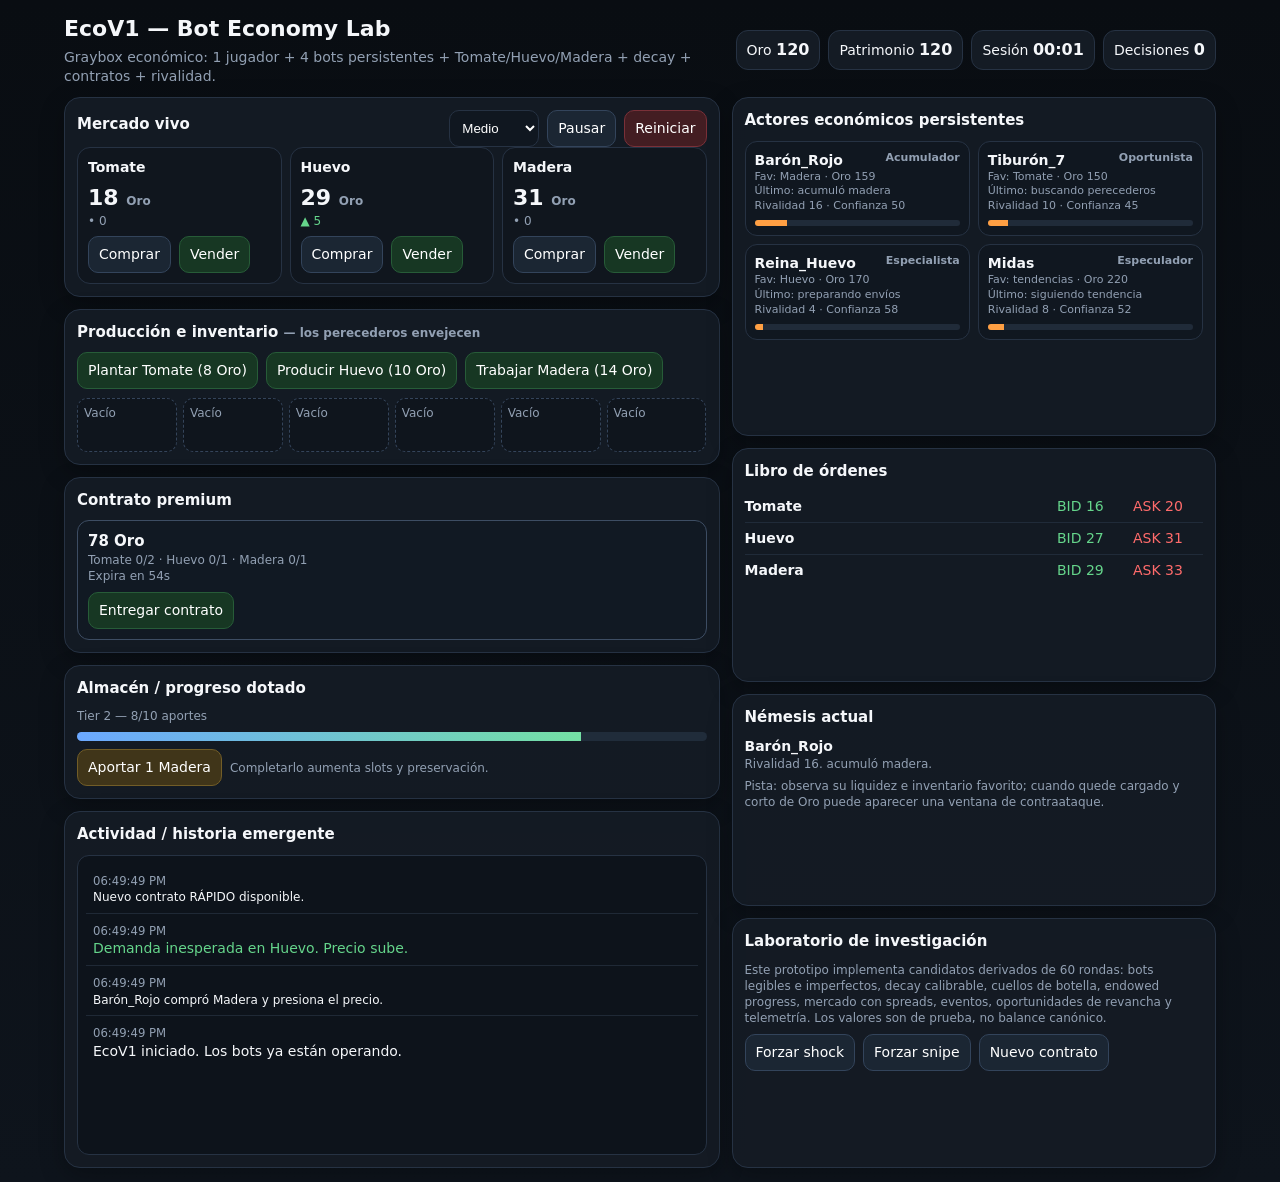
<file: prototypes/EcoV1_Bot_Economy_Lab_v1.html>
<!DOCTYPE html>
<html lang="es">
<head>
<meta charset="utf-8" />
<meta name="viewport" content="width=device-width,initial-scale=1,viewport-fit=cover" />
<title>EcoV1 — Bot Economy Lab</title>
<style>
:root{--bg:#0c1016;--panel:#141b24;--panel2:#10161e;--text:#f5f7fa;--muted:#92a0b3;--line:#263243;--good:#65d58b;--bad:#ff6b6b;--warn:#f3c969;--accent:#7ab7ff;--hot:#ff9f43}
*{box-sizing:border-box}body{margin:0;background:linear-gradient(180deg,#090d12,#0e141c);color:var(--text);font:14px/1.35 system-ui,-apple-system,Segoe UI,Roboto,sans-serif}button,input{font:inherit}button{cursor:pointer}
.app{max-width:1180px;margin:auto;padding:14px}.top{display:grid;grid-template-columns:1fr auto;gap:12px;align-items:center;margin-bottom:12px}.title h1{font-size:22px;margin:0}.title p{margin:4px 0 0;color:var(--muted)}
.kpis{display:flex;gap:8px;flex-wrap:wrap;justify-content:flex-end}.pill{background:var(--panel);border:1px solid var(--line);padding:8px 10px;border-radius:12px}.pill b{font-size:16px}.grid{display:grid;grid-template-columns:1.15fr .85fr;gap:12px}.stack{display:grid;gap:12px}.card{background:rgba(20,27,36,.96);border:1px solid var(--line);border-radius:16px;padding:12px;box-shadow:0 8px 24px #0004}.card h2{font-size:15px;margin:0 0 10px}.sub{font-size:12px;color:var(--muted)}
.products{display:grid;grid-template-columns:repeat(3,1fr);gap:8px}.prod{background:var(--panel2);border:1px solid var(--line);border-radius:13px;padding:10px}.prod h3{margin:0 0 6px;font-size:14px}.price{font-size:22px;font-weight:800}.trend{font-size:12px}.up{color:var(--good)}.down{color:var(--bad)}.flat{color:var(--muted)}
.row{display:flex;gap:8px;align-items:center;flex-wrap:wrap}.btn{border:1px solid #33445b;background:#1b2633;color:#fff;padding:8px 10px;border-radius:10px}.btn:hover{filter:brightness(1.15)}.btn.good{background:#173723;border-color:#275c38}.btn.warn{background:#403519;border-color:#725d27}.btn.bad{background:#431d22;border-color:#7a3038}.btn:disabled{opacity:.45;cursor:not-allowed}
.inv{display:grid;grid-template-columns:repeat(6,1fr);gap:6px}.slot{min-height:54px;border:1px dashed #34445a;background:#0f151d;border-radius:10px;padding:6px;font-size:12px}.slot.rot{border-color:#7d3434;background:#251517}.slot b{display:block}.timer{height:5px;background:#222e3d;border-radius:6px;overflow:hidden;margin-top:5px}.timer i{display:block;height:100%;background:var(--accent);width:50%}.timer i.danger{background:var(--bad)}
.bots{display:grid;grid-template-columns:repeat(2,1fr);gap:8px}.bot{background:#101720;border:1px solid var(--line);border-radius:12px;padding:9px}.bot .name{display:flex;justify-content:space-between;font-weight:800}.tag{font-size:11px;color:var(--muted)}.meter{height:6px;background:#202b39;border-radius:4px;overflow:hidden;margin-top:6px}.meter i{display:block;height:100%;background:var(--hot)}
.order{display:grid;grid-template-columns:1fr 70px 70px;gap:6px;padding:6px 0;border-top:1px solid #202b39}.order:first-child{border-top:0}.ask{color:var(--bad)}.bid{color:var(--good)}
.contract{border:1px solid #3d4d63;background:#111923;border-radius:12px;padding:10px}.contract strong{font-size:15px}.prog{height:9px;background:#202c3a;border-radius:8px;overflow:hidden;margin:8px 0}.prog i{display:block;height:100%;background:linear-gradient(90deg,#6ba8ff,#74e0a4)}
.feed{height:300px;overflow:auto;background:#0d131b;border:1px solid var(--line);border-radius:12px;padding:8px}.event{padding:7px;border-bottom:1px solid #1f2936}.event:last-child{border-bottom:0}.event small{color:var(--muted)}
.toolbar{display:flex;gap:8px;flex-wrap:wrap}.select{background:#101720;color:#fff;border:1px solid var(--line);border-radius:10px;padding:8px}.research{font-size:12px;color:var(--muted)}
@media(max-width:820px){.grid{grid-template-columns:1fr}.products{grid-template-columns:1fr}.bots{grid-template-columns:1fr}.inv{grid-template-columns:repeat(3,1fr)}.top{grid-template-columns:1fr}.kpis{justify-content:flex-start}.feed{height:240px}}
</style>
</head>
<body>
<div class="app">
  <div class="top">
    <div class="title"><h1>EcoV1 — Bot Economy Lab</h1><p>Graybox económico: 1 jugador + 4 bots persistentes + Tomate/Huevo/Madera + decay + contratos + rivalidad.</p></div>
    <div class="kpis"><div class="pill">Oro <b id="gold">0</b></div><div class="pill">Patrimonio <b id="wealth">0</b></div><div class="pill">Sesión <b id="clock">00:00</b></div><div class="pill">Decisiones <b id="decisions">0</b></div></div>
  </div>
  <div class="grid">
    <div class="stack">
      <div class="card">
        <div class="row" style="justify-content:space-between"><h2>Mercado vivo</h2><div class="toolbar"><select id="preset" class="select"><option value="soft">Suave</option><option value="medium" selected>Medio</option><option value="hard">Agresivo</option></select><button class="btn" id="pause">Pausar</button><button class="btn bad" id="reset">Reiniciar</button></div></div>
        <div id="products" class="products"></div>
      </div>
      <div class="card"><h2>Producción e inventario <span class="sub">— los perecederos envejecen</span></h2><div class="row" style="margin-bottom:9px"><button class="btn good" data-produce="tomato">Plantar Tomate (8 Oro)</button><button class="btn good" data-produce="egg">Producir Huevo (10 Oro)</button><button class="btn good" data-produce="wood">Trabajar Madera (14 Oro)</button></div><div id="inventory" class="inv"></div></div>
      <div class="card"><h2>Contrato premium</h2><div id="contract"></div></div>
      <div class="card"><h2>Almacén / progreso dotado</h2><div class="sub" id="warehouseText"></div><div class="prog"><i id="warehouseBar"></i></div><div class="row"><button class="btn warn" id="contributeWood">Aportar 1 Madera</button><span class="sub">Completarlo aumenta slots y preservación.</span></div></div>
      <div class="card"><h2>Actividad / historia emergente</h2><div id="feed" class="feed"></div></div>
    </div>
    <div class="stack">
      <div class="card"><h2>Actores económicos persistentes</h2><div id="bots" class="bots"></div></div>
      <div class="card"><h2>Libro de órdenes</h2><div id="orders"></div></div>
      <div class="card"><h2>Némesis actual</h2><div id="nemesis"></div></div>
      <div class="card"><h2>Laboratorio de investigación</h2><div class="research">Este prototipo implementa candidatos derivados de 60 rondas: bots legibles e imperfectos, decay calibrable, cuellos de botella, endowed progress, mercado con spreads, eventos, oportunidades de revancha y telemetría. Los valores son de prueba, no balance canónico.</div><div class="row" style="margin-top:8px"><button class="btn" id="forceShock">Forzar shock</button><button class="btn" id="forceSnipe">Forzar snipe</button><button class="btn" id="forceContract">Nuevo contrato</button></div></div>
    </div>
  </div>
</div>
<script>
(()=>{
const CFG={soft:{decay:95,shock:.12,bot:0.8,rotFee:0,rotBlocks:false},medium:{decay:70,shock:.22,bot:1,rotFee:3,rotBlocks:true},hard:{decay:48,shock:.34,bot:1.25,rotFee:5,rotBlocks:true}};
const P={tomato:{name:'Tomate',base:18,cost:8,prod:7,life:0},egg:{name:'Huevo',base:24,cost:10,prod:10,life:0},wood:{name:'Madera',base:31,cost:14,prod:15,life:null}};
let state;
function fresh(){return {gold:120,start:Date.now(),paused:false,decisions:0,preset:'medium',prices:{tomato:18,egg:24,wood:31},hist:{tomato:[18],egg:[24],wood:[31]},inv:[],slots:6,warehouse:{tier:2,have:8,need:10},contract:null,bots:[
{id:'baron',name:'Barón_Rojo',style:'Acumulador',fav:'wood',cash:190,inv:{tomato:0,egg:1,wood:7},rival:15,trust:50,last:'observando madera'},
{id:'shark',name:'Tiburón_7',style:'Oportunista',fav:'tomato',cash:150,inv:{tomato:5,egg:0,wood:0},rival:10,trust:45,last:'buscando perecederos'},
{id:'queen',name:'Reina_Huevo',style:'Especialista',fav:'egg',cash:170,inv:{tomato:1,egg:7,wood:1},rival:4,trust:58,last:'preparando envíos'},
{id:'midas',name:'Midas',style:'Especulador',fav:'trend',cash:220,inv:{tomato:2,egg:2,wood:2},rival:8,trust:52,last:'siguiendo tendencia'}],feed:[],prod:[],nextContract:Date.now()+12000,nextTick:0};}
function save(){localStorage.setItem('ecov1-botlab',JSON.stringify(state))}function load(){try{state=JSON.parse(localStorage.getItem('ecov1-botlab'))||fresh()}catch(e){state=fresh()} if(!state.start)state.start=Date.now();}
function log(msg,kind=''){state.feed.unshift({t:new Date().toLocaleTimeString([], {hour:'2-digit',minute:'2-digit',second:'2-digit'}),msg,kind});state.feed=state.feed.slice(0,80)}
function decide(){state.decisions++;save()}
function cfg(){return CFG[state.preset]}
function addItem(type,qty=1,life=null){for(let q=0;q<qty;q++){if(state.inv.length>=state.slots)return false;state.inv.push({id:crypto.randomUUID?crypto.randomUUID():Math.random().toString(36),type,age:0,life:life??(type==='tomato'?cfg().decay:type==='egg'?cfg().decay*1.5:null),rot:false})}return true}
function count(type,usable=true){return state.inv.filter(x=>x.type===type && (!usable||!x.rot)).length}
function remove(type,n,usable=true){for(let i=state.inv.length-1;i>=0&&n>0;i--){let x=state.inv[i];if(x.type===type&&(!usable||!x.rot)){state.inv.splice(i,1);n--}}return n===0}
function produce(type){let p=P[type]; if(state.gold<p.cost){log('No tienes Oro suficiente.','bad');return} if(state.prod.length>=3){log('Máximo 3 producciones simultáneas.','bad');return} state.gold-=p.cost;state.prod.push({type,end:Date.now()+p.prod*1000});log(`Iniciaste ${p.name}. Coste ${p.cost} Oro.`);decide()}
function finishProd(){let now=Date.now();for(let i=state.prod.length-1;i>=0;i--){let x=state.prod[i];if(now>=x.end){let ok=addItem(x.type);log(ok?`${P[x.type].name} listo y guardado.`:`Producción lista pero inventario lleno: ${P[x.type].name} perdido.` ,ok?'good':'bad');state.prod.splice(i,1)}}}
function decay(dt){for(let x of state.inv){if(x.life&&!x.rot){x.age+=dt;if(x.age>=x.life){x.rot=true;log(`${P[x.type].name} se pudrió${cfg().rotBlocks?' y bloquea un slot':''}.`,'bad')}}}}
function cleanup(id){let i=state.inv.findIndex(x=>x.id===id);if(i<0)return;let fee=cfg().rotFee;if(state.gold<fee){log(`Necesitas ${fee} Oro para limpiar.`,'bad');return}state.gold-=fee;state.inv.splice(i,1);log(`Desecho retirado. Coste ${fee} Oro.`);decide()}
function sell(type){let i=state.inv.findIndex(x=>x.type===type&&!x.rot);if(i<0){log(`No tienes ${P[type].name} vendible.`,'bad');return}let price=Math.max(1,Math.round(state.prices[type]*(.94+Math.random()*.08)));state.inv.splice(i,1);state.gold+=price;log(`Vendiste ${P[type].name} por ${price} Oro.`,'good');state.prices[type]*=.985;decide()}
function buy(type){let price=Math.ceil(state.prices[type]*1.06);if(state.gold<price||state.inv.length>=state.slots){log('Compra bloqueada por Oro o espacio.','bad');return}state.gold-=price;addItem(type);state.prices[type]*=1.02;log(`Compraste ${P[type].name} por ${price} Oro.`);decide()}
function botTick(){let c=cfg(); for(let b of state.bots){let type=b.fav==='trend'?Object.keys(state.prices).sort((a,z)=>state.hist[z].slice(-1)[0]-state.hist[z][0]-(state.hist[a].slice(-1)[0]-state.hist[a][0]))[0]:b.fav;let pr=state.prices[type];let action=Math.random(); if(b.id==='baron'&&type==='wood'){ if(action<.62*c.bot&&b.cash>pr){b.cash-=pr;b.inv.wood++;state.prices.wood*=1.015; b.last='acumuló madera'; if(Math.random()<.25){b.rival+=1;log(`${b.name} compró Madera y presiona el precio.`,'warn')}} else if(b.inv.wood>8&&b.cash<90){b.inv.wood--;b.cash+=pr*.9;state.prices.wood*=.97;b.last='liquidó madera';log(`${b.name} necesita liquidez y suelta Madera.`,'good')}
 else if(b.id==='shark'){let near=state.inv.filter(x=>x.type==='tomato'&&!x.rot&&x.life&&x.age/x.life>.72).length;if(near&&Math.random()<.55){let offer=Math.max(3,Math.round(state.prices.tomato*.55));b.last='te hizo una oferta de urgencia';log(`${b.name} detecta tus tomates viejos: ofrece ${offer} Oro por unidad.`,'warn')}}
 else if(b.id==='queen'){if(Math.random()<.45){state.prices.egg*=1.012;b.last='compró huevos para contrato'}}
 else {let keys=['tomato','egg','wood'];let t=keys[Math.floor(Math.random()*3)];state.prices[t]*=Math.random()<.55?1.012:.99;b.last=`especuló en ${P[t].name}`}}
 }
 if(Math.random()<c.shock*.18) shock(); normalizePrices();}
function normalizePrices(){for(let k in state.prices){let base=P[k].base;state.prices[k]=Math.max(base*.45,Math.min(base*2.4,state.prices[k]));state.hist[k].push(Math.round(state.prices[k]));state.hist[k]=state.hist[k].slice(-18)}}
function shock(){let t=['tomato','egg','wood'][Math.floor(Math.random()*3)];let up=Math.random()<.58;let m=up?1.12+Math.random()*.16:.78+Math.random()*.12;state.prices[t]*=m;log(`${up?'Demanda':'Exceso de oferta'} inesperad${up?'a':'o'} en ${P[t].name}. Precio ${up?'sube':'cae'}.`,up?'good':'bad')}
function newContract(){let hard=Math.random()<.5;state.contract={id:Math.random(),req:{tomato:hard?3:2,egg:hard?2:1,wood:hard?2:1},reward:hard?125:78,expires:Date.now()+(hard?70:55)*1000};log(`Nuevo contrato ${hard?'PREMIUM':'RÁPIDO'} disponible.`,'warn')}
function fulfill(){let c=state.contract;if(!c)return;for(let k in c.req)if(count(k)<c.req[k]){log('Te faltan recursos para el contrato.','bad');return}for(let k in c.req)remove(k,c.req[k]);state.gold+=c.reward;state.contract=null;log(`Contrato completado: +${c.reward} Oro.`,'good');decide();setTimeout(newContract,3500)}
function warehouse(){if(count('wood')<1){log('Necesitas Madera para aportar.','bad');return}remove('wood',1);state.warehouse.have++;log('Aportaste 1 Madera al almacén.','good');decide();if(state.warehouse.have>=state.warehouse.need){state.warehouse.tier++;state.slots+=2;state.warehouse.need+=state.warehouse.tier===3?10:14;state.warehouse.have=Math.max(0,state.warehouse.need-6);for(let x of state.inv)if(x.life&&!x.rot)x.life*=1.18;log(`¡Almacén Tier ${state.warehouse.tier}! +2 slots y más conservación.`,'good')}}
function forceSnipe(){let b=state.bots.sort((a,z)=>z.rival-a.rival)[0];let t=['tomato','egg','wood'][Math.floor(Math.random()*3)];b.rival+=6;b.last=`te arrebató una oportunidad en ${P[t].name}`;state.prices[t]*=1.08;log(`${b.name} te ganó una compra de ${P[t].name} en el último segundo. Su rivalidad aumenta.`,'bad');decide()}
function render(){
 document.querySelector('#gold').textContent=Math.floor(state.gold);let wealth=state.gold+state.inv.reduce((s,x)=>s+(x.rot?0:state.prices[x.type]),0);document.querySelector('#wealth').textContent=Math.floor(wealth);let sec=Math.floor((Date.now()-state.start)/1000);document.querySelector('#clock').textContent=`${String(Math.floor(sec/60)).padStart(2,'0')}:${String(sec%60).padStart(2,'0')}`;document.querySelector('#decisions').textContent=state.decisions;document.querySelector('#preset').value=state.preset;
 document.querySelector('#products').innerHTML=Object.keys(P).map(k=>{let h=state.hist[k],d=h.length>1?h[h.length-1]-h[h.length-2]:0,cls=d>0?'up':d<0?'down':'flat';return `<div class="prod"><h3>${P[k].name}</h3><div class="price">${Math.round(state.prices[k])} <span class="sub">Oro</span></div><div class="trend ${cls}">${d>0?'▲':d<0?'▼':'•'} ${Math.abs(Math.round(d))}</div><div class="row" style="margin-top:7px"><button class="btn" onclick="E.buy('${k}')">Comprar</button><button class="btn good" onclick="E.sell('${k}')">Vender</button></div></div>`}).join('');
 let prods=state.prod.map(x=>`<div class="slot"><b>Produciendo ${P[x.type].name}</b><span>${Math.max(0,Math.ceil((x.end-Date.now())/1000))}s</span></div>`).join('');
 let slots=state.inv.map(x=>{let pct=x.life?Math.min(100,x.age/x.life*100):0;return `<div class="slot ${x.rot?'rot':''}"><b>${x.rot?'☣ Desecho':P[x.type].name}</b>${x.life?`<span>${x.rot?'Podrido':Math.max(0,Math.ceil(x.life-x.age))+'s'}</span><div class="timer"><i class="${pct>70?'danger':''}" style="width:${pct}%"></i></div>`:'<span>No perecedero</span>'}${x.rot?`<button class="btn bad" style="margin-top:4px;padding:4px 6px" onclick="E.clean('${x.id}')">Limpiar ${cfg().rotFee}</button>`:''}</div>`}).join('');let empties=Math.max(0,state.slots-state.inv.length);document.querySelector('#inventory').innerHTML=prods+slots+Array.from({length:empties},()=>'<div class="slot sub">Vacío</div>').join('');
 document.querySelector('#bots').innerHTML=state.bots.map(b=>`<div class="bot"><div class="name"><span>${b.name}</span><span class="tag">${b.style}</span></div><div class="tag">Fav: ${b.fav==='trend'?'tendencias':P[b.fav].name} · Oro ${Math.round(b.cash)}</div><div class="tag">Último: ${b.last}</div><div class="tag">Rivalidad ${b.rival} · Confianza ${b.trust}</div><div class="meter"><i style="width:${Math.min(100,b.rival)}%"></i></div></div>`).join('');
 let orders=[];for(let k of ['tomato','egg','wood']){let p=Math.round(state.prices[k]);orders.push(`<div class="order"><b>${P[k].name}</b><span class="bid">BID ${Math.max(1,p-2)}</span><span class="ask">ASK ${p+2}</span></div>`)}document.querySelector('#orders').innerHTML=orders.join('');
 if(!state.contract)newContract();let c=state.contract;let req=Object.entries(c.req).map(([k,n])=>`${P[k].name} ${count(k)}/${n}`).join(' · ');let remain=Math.max(0,Math.ceil((c.expires-Date.now())/1000));document.querySelector('#contract').innerHTML=`<div class="contract"><strong>${c.reward} Oro</strong><div class="sub">${req}</div><div class="sub">Expira en ${remain}s</div><button class="btn good" style="margin-top:8px" onclick="E.fulfill()">Entregar contrato</button></div>`;
 document.querySelector('#warehouseText').textContent=`Tier ${state.warehouse.tier} — ${state.warehouse.have}/${state.warehouse.need} aportes`;document.querySelector('#warehouseBar').style.width=`${Math.min(100,state.warehouse.have/state.warehouse.need*100)}%`;
 let nem=state.bots.slice().sort((a,z)=>z.rival-a.rival)[0];document.querySelector('#nemesis').innerHTML=`<b>${nem.name}</b><div class="sub">Rivalidad ${nem.rival}. ${nem.last}.</div><div class="sub" style="margin-top:5px">Pista: observa su liquidez e inventario favorito; cuando quede cargado y corto de Oro puede aparecer una ventana de contraataque.</div>`;
 document.querySelector('#feed').innerHTML=state.feed.map(e=>`<div class="event"><small>${e.t}</small><div class="${e.kind==='bad'?'down':e.kind==='good'?'up':e.kind==='warn'?'trend':''}">${e.msg}</div></div>`).join('');
}
let last=performance.now();function loop(t){let dt=(t-last)/1000;last=t;if(!state.paused){finishProd();decay(dt);if(Date.now()>state.nextTick){botTick();state.nextTick=Date.now()+2400/cfg().bot}if(state.contract&&Date.now()>state.contract.expires){log('Contrato expiró. El mercado sigue; aparecerá otro.','bad');state.contract=null}save()}render();requestAnimationFrame(loop)}
load();if(!state.feed.length)log('EcoV1 iniciado. Los bots ya están operando.');
document.querySelectorAll('[data-produce]').forEach(b=>b.onclick=()=>produce(b.dataset.produce));document.querySelector('#contributeWood').onclick=warehouse;document.querySelector('#forceShock').onclick=()=>{shock();decide()};document.querySelector('#forceSnipe').onclick=forceSnipe;document.querySelector('#forceContract').onclick=()=>{newContract();decide()};document.querySelector('#preset').onchange=e=>{state.preset=e.target.value;log(`Preset cambiado a ${state.preset}.`);decide()};document.querySelector('#pause').onclick=e=>{state.paused=!state.paused;e.target.textContent=state.paused?'Continuar':'Pausar'};document.querySelector('#reset').onclick=()=>{if(confirm('¿Reiniciar la simulación?')){state=fresh();log('Simulación reiniciada.');save()}};
window.E={buy,sell,clean:cleanup,fulfill};requestAnimationFrame(loop);
})();
</script>
</body></html>
</file>
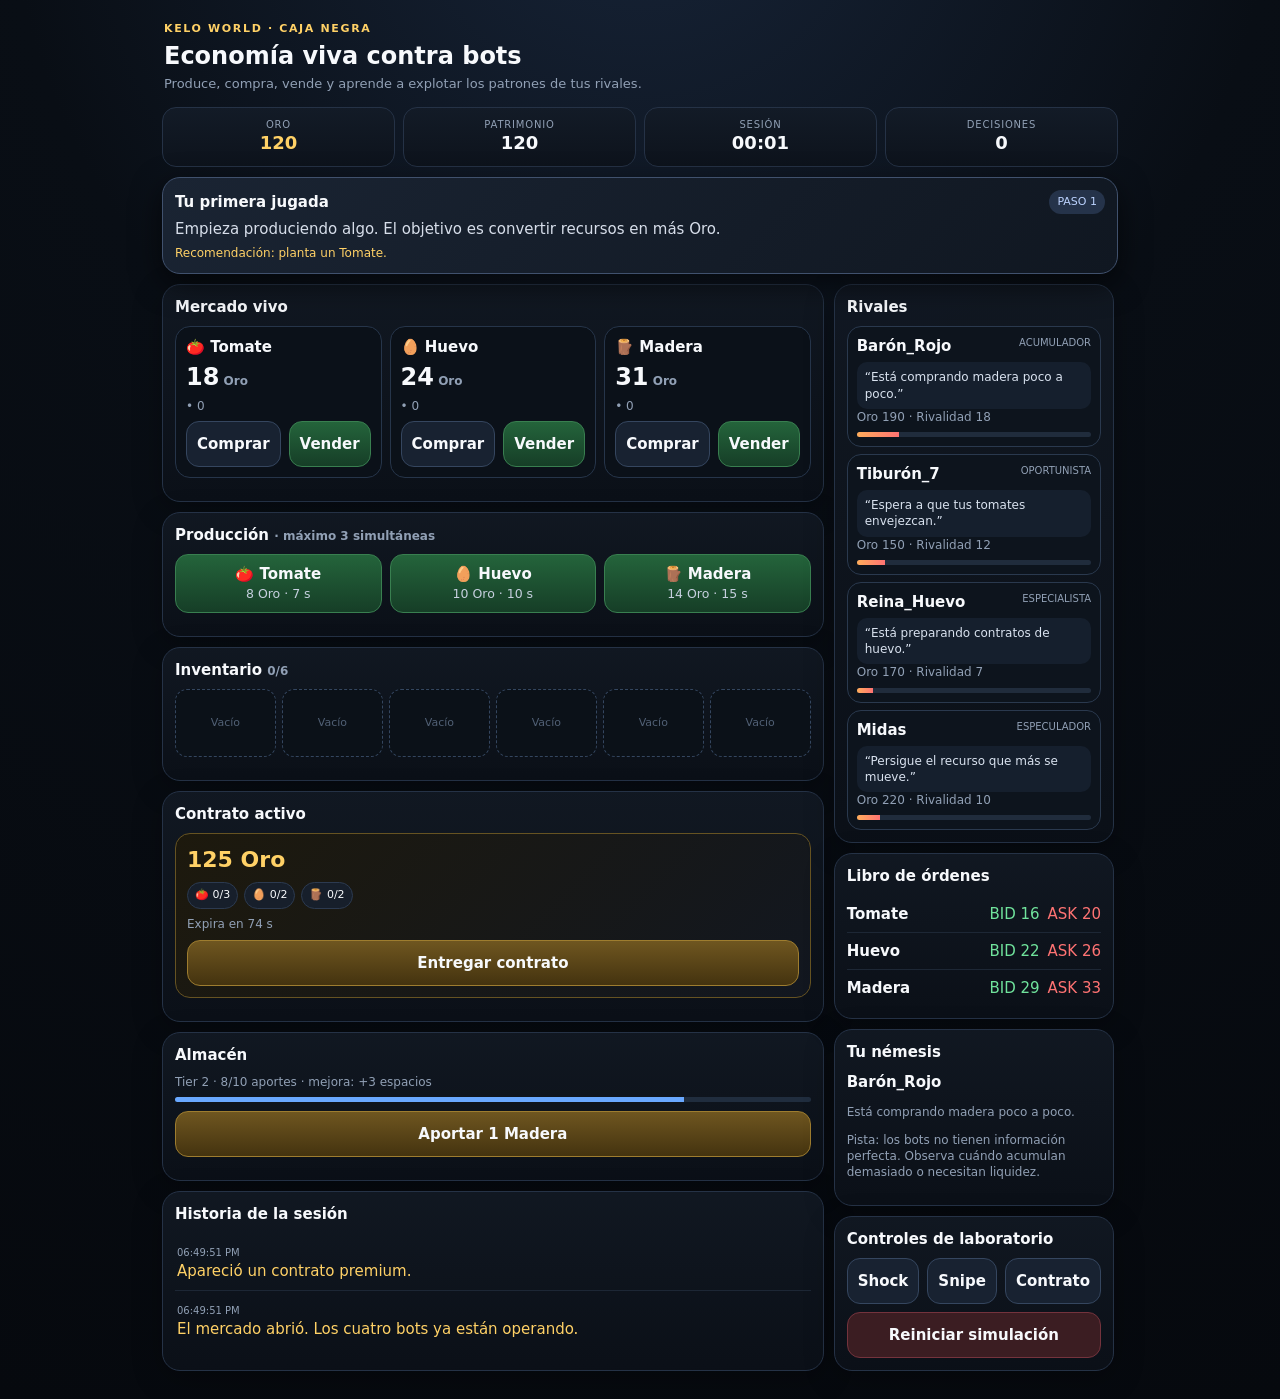
<file: prototypes/EcoV1_Bot_Economy_Lab_v2.html>
<!doctype html>
<html lang="es">
<head>
<meta charset="utf-8">
<meta name="viewport" content="width=device-width,initial-scale=1,viewport-fit=cover,user-scalable=no">
<title>Kelo World · EcoV1 V2</title>
<style>
:root{--bg:#070a0f;--panel:#10161f;--panel2:#0c1118;--line:#253246;--text:#f7f9fc;--muted:#91a0b5;--gold:#ffd166;--green:#70e39c;--red:#ff7373;--blue:#69a8ff;--orange:#ffad5b;--r:18px}
*{box-sizing:border-box;-webkit-tap-highlight-color:transparent}html,body{margin:0;min-height:100%;background:radial-gradient(circle at 50% -10%,#172438 0,#090e15 38%,#06090e 100%);color:var(--text);font:15px/1.35 system-ui,-apple-system,Segoe UI,Roboto,sans-serif}button{font:inherit;color:inherit}button:active{transform:scale(.98)}
.app{max-width:980px;margin:auto;padding:max(12px,env(safe-area-inset-top)) 12px max(28px,env(safe-area-inset-bottom))}.hero{padding:10px 2px 14px}.eyebrow{font-size:11px;letter-spacing:.15em;color:var(--gold);font-weight:800}.hero h1{font-size:24px;margin:3px 0}.hero p{margin:0;color:var(--muted);font-size:13px}
.kpis{display:grid;grid-template-columns:repeat(4,1fr);gap:8px;margin-bottom:10px}.kpi{background:linear-gradient(180deg,#131b27,#0d131c);border:1px solid var(--line);border-radius:14px;padding:10px;text-align:center}.kpi span{display:block;color:var(--muted);font-size:10px;text-transform:uppercase;letter-spacing:.08em}.kpi b{font-size:18px}.kpi.gold b{color:var(--gold)}
.mission{position:sticky;top:max(6px,env(safe-area-inset-top));z-index:10;background:linear-gradient(135deg,#1a2433,#101721);border:1px solid #40516d;border-radius:18px;padding:12px;margin-bottom:10px;box-shadow:0 10px 30px #0009}.mission .topline{display:flex;justify-content:space-between;gap:8px;align-items:center}.mission h2{font-size:15px;margin:0}.mission p{margin:5px 0 0;color:#d7deea}.badge{font-size:11px;padding:5px 8px;border-radius:99px;background:#25334a;color:#bcd3ff}.hint{color:var(--gold)!important;font-size:12px}
.grid{display:grid;grid-template-columns:1.15fr .85fr;gap:10px}.stack{display:grid;gap:10px}.card{background:linear-gradient(180deg,rgba(17,24,34,.98),rgba(11,16,24,.98));border:1px solid var(--line);border-radius:var(--r);padding:12px;box-shadow:0 8px 30px #0004}.card h2{font-size:15px;margin:0 0 9px}.sub{color:var(--muted);font-size:12px}
.products{display:grid;grid-template-columns:repeat(3,1fr);gap:8px}.prod{background:#0b1119;border:1px solid #26354a;border-radius:15px;padding:10px}.prod .name{font-weight:800}.prod .price{font-size:24px;font-weight:900;margin:4px 0}.prod .delta{font-size:12px}.up{color:var(--green)}.down{color:var(--red)}.flat{color:var(--muted)}
.actions{display:grid;grid-template-columns:repeat(3,1fr);gap:8px}.btn{min-height:46px;border:1px solid #35465f;background:#182231;border-radius:13px;padding:9px 10px;font-weight:800;cursor:pointer}.btn.primary{background:linear-gradient(180deg,#24643b,#163e27);border-color:#397f50}.btn.gold{background:linear-gradient(180deg,#6f5620,#44330f);border-color:#9e7d2f}.btn.danger{background:#3b1d22;border-color:#74333d}.btn:disabled{opacity:.35;transform:none}.btn small{display:block;font-weight:500;color:#c6d0df;margin-top:2px}
.inv{display:grid;grid-template-columns:repeat(6,1fr);gap:6px}.slot{min-height:68px;border:1px dashed #34465f;background:#0b1118;border-radius:12px;padding:7px;font-size:11px;position:relative}.slot b{display:block;font-size:12px}.slot.empty{display:grid;place-items:center;color:#516075}.slot.rot{background:#251317;border-color:#7b3941}.bar{height:5px;background:#202d3e;border-radius:10px;overflow:hidden;margin-top:7px}.bar i{display:block;height:100%;background:var(--blue)}.bar i.warn{background:var(--orange)}.bar i.bad{background:var(--red)}
.contract{border:1px solid #665322;background:linear-gradient(135deg,#1d190d,#121720);border-radius:15px;padding:11px}.contract .reward{font-size:22px;color:var(--gold);font-weight:900}.reqs{display:flex;gap:6px;flex-wrap:wrap;margin:7px 0}.req{font-size:11px;padding:5px 7px;border-radius:99px;background:#171f2b;border:1px solid #2c3a50}.req.ok{border-color:#2f6945;color:var(--green)}
.bots{display:grid;gap:7px}.bot{border:1px solid #2a394e;background:#0d141d;border-radius:14px;padding:9px}.bothead{display:flex;justify-content:space-between;gap:8px}.botname{font-weight:900}.botstyle{font-size:10px;color:var(--muted);text-transform:uppercase}.speech{margin-top:6px;padding:7px 8px;border-radius:10px;background:#151f2d;color:#d9e2ef;font-size:12px}.meter{height:5px;background:#202c3c;border-radius:9px;overflow:hidden;margin-top:7px}.meter i{display:block;height:100%;background:linear-gradient(90deg,var(--orange),var(--red))}
.feed{max-height:250px;overflow:auto}.event{padding:8px 2px;border-bottom:1px solid #1d2735}.event:last-child{border:0}.event time{font-size:10px;color:var(--muted)}.event.good{color:var(--green)}.event.bad{color:var(--red)}.event.warn{color:var(--gold)}
.order{display:grid;grid-template-columns:1fr auto auto;gap:8px;padding:8px 0;border-bottom:1px solid #1d2735}.order:last-child{border:0}.bid{color:var(--green)}.ask{color:var(--red)}
.toast{position:fixed;left:50%;bottom:max(18px,calc(env(safe-area-inset-bottom) + 10px));transform:translateX(-50%) translateY(20px);background:#172130;border:1px solid #40516c;border-radius:14px;padding:10px 14px;max-width:min(92vw,520px);opacity:0;pointer-events:none;transition:.2s;z-index:30;box-shadow:0 12px 35px #000a}.toast.show{opacity:1;transform:translateX(-50%) translateY(0)}
@media(max-width:760px){.grid{grid-template-columns:1fr}.products,.actions{grid-template-columns:repeat(3,1fr)}.inv{grid-template-columns:repeat(3,1fr)}.kpis{grid-template-columns:repeat(2,1fr)}.hero h1{font-size:21px}.btn{min-height:52px;padding:9px 6px;font-size:13px}.prod .price{font-size:21px}.card{padding:11px}}
@media(max-width:390px){.products{grid-template-columns:1fr}.actions{grid-template-columns:1fr}.prod{display:grid;grid-template-columns:1fr auto;align-items:center}.prod .price{margin:0}.prod .delta,.prod .row{grid-column:1/-1}.mission{position:relative;top:auto}}
@media(prefers-reduced-motion:reduce){*{scroll-behavior:auto!important;transition:none!important}}
</style>
</head>
<body>
<div class="app">
<header class="hero"><div class="eyebrow">KELO WORLD · CAJA NEGRA</div><h1>Economía viva contra bots</h1><p>Produce, compra, vende y aprende a explotar los patrones de tus rivales.</p></header>
<section class="kpis"><div class="kpi gold"><span>Oro</span><b id="gold">120</b></div><div class="kpi"><span>Patrimonio</span><b id="wealth">120</b></div><div class="kpi"><span>Sesión</span><b id="clock">00:00</b></div><div class="kpi"><span>Decisiones</span><b id="decisions">0</b></div></section>
<section class="mission"><div class="topline"><h2 id="missionTitle">Tu primera jugada</h2><span class="badge" id="missionBadge">PASO 1</span></div><p id="missionText">Empieza produciendo algo. El objetivo no es recolectar: es convertir recursos en más Oro.</p><p class="hint" id="missionHint">Recomendación: planta un Tomate.</p></section>
<div class="grid"><main class="stack">
<section class="card"><h2>Mercado vivo</h2><div id="products" class="products"></div></section>
<section class="card"><h2>Producción <span class="sub">· máximo 3 simultáneas</span></h2><div class="actions"><button class="btn primary" data-produce="tomato">🍅 Tomate<small>8 Oro · 7 s</small></button><button class="btn primary" data-produce="egg">🥚 Huevo<small>10 Oro · 10 s</small></button><button class="btn primary" data-produce="wood">🪵 Madera<small>14 Oro · 15 s</small></button></div></section>
<section class="card"><h2>Inventario <span id="slotText" class="sub"></span></h2><div id="inventory" class="inv"></div></section>
<section class="card"><h2>Contrato activo</h2><div id="contract"></div></section>
<section class="card"><h2>Almacén</h2><div id="warehouseText" class="sub"></div><div class="bar"><i id="warehouseBar"></i></div><button id="warehouseBtn" class="btn gold" style="margin-top:9px;width:100%">Aportar 1 Madera</button></section>
<section class="card"><h2>Historia de la sesión</h2><div id="feed" class="feed"></div></section>
</main><aside class="stack">
<section class="card"><h2>Rivales</h2><div id="bots" class="bots"></div></section>
<section class="card"><h2>Libro de órdenes</h2><div id="orders"></div></section>
<section class="card"><h2>Tu némesis</h2><div id="nemesis"></div></section>
<section class="card"><h2>Controles de laboratorio</h2><div class="actions"><button class="btn" id="shock">Shock</button><button class="btn" id="snipe">Snipe</button><button class="btn" id="newContract">Contrato</button></div><button class="btn danger" id="reset" style="width:100%;margin-top:8px">Reiniciar simulación</button></section>
</aside></div></div><div class="toast" id="toast"></div>
<script>
(()=>{
const PRODUCTS={tomato:{name:'Tomate',icon:'🍅',base:18,cost:8,time:7,life:70},egg:{name:'Huevo',icon:'🥚',base:24,cost:10,time:10,life:105},wood:{name:'Madera',icon:'🪵',base:31,cost:14,time:15,life:null}};
const key='ecov1-v2-state';let S;const $=s=>document.querySelector(s);const $$=s=>[...document.querySelectorAll(s)];
function fresh(){return{gold:120,start:Date.now(),decisions:0,prices:{tomato:18,egg:24,wood:31},prev:{tomato:18,egg:24,wood:31},inv:[],prod:[],slots:6,warehouse:{tier:2,have:8,need:10},contract:null,nextBot:Date.now()+2400,feed:[],bots:[{id:'baron',name:'Barón_Rojo',style:'Acumulador',fav:'wood',cash:190,stock:7,rival:18,last:'Está comprando madera poco a poco.'},{id:'shark',name:'Tiburón_7',style:'Oportunista',fav:'tomato',cash:150,stock:5,rival:12,last:'Espera a que tus tomates envejezcan.'},{id:'queen',name:'Reina_Huevo',style:'Especialista',fav:'egg',cash:170,stock:7,rival:7,last:'Está preparando contratos de huevo.'},{id:'midas',name:'Midas',style:'Especulador',fav:'trend',cash:220,stock:6,rival:10,last:'Persigue el recurso que más se mueve.'}]}}
function load(){try{S=JSON.parse(localStorage.getItem(key))||fresh()}catch(e){S=fresh()}if(!S.start)S.start=Date.now();if(!S.prev)S.prev={...S.prices};}
function save(){localStorage.setItem(key,JSON.stringify(S))}function count(t){return S.inv.filter(x=>x.type===t&&!x.rot).length}function remove(t,n=1){for(let i=S.inv.length-1;i>=0&&n;i--)if(S.inv[i].type===t&&!S.inv[i].rot){S.inv.splice(i,1);n--}return n===0}
function log(msg,kind=''){S.feed.unshift({t:Date.now(),msg,kind});S.feed=S.feed.slice(0,60)}function toast(msg){let t=$('#toast');t.textContent=msg;t.classList.add('show');clearTimeout(toast._t);toast._t=setTimeout(()=>t.classList.remove('show'),1800)}function decision(){S.decisions++;save()}
function produce(t){let p=PRODUCTS[t];if(S.gold<p.cost)return toast('No tienes suficiente Oro.');if(S.prod.length>=3)return toast('Ya tienes 3 producciones activas.');S.gold-=p.cost;S.prod.push({type:t,end:Date.now()+p.time*1000});log(`Iniciaste ${p.name}. -${p.cost} Oro.`);toast(`${p.name} en producción`);decision()}
function add(t){if(S.inv.length>=S.slots){log(`${PRODUCTS[t].name} terminado, pero se perdió por inventario lleno.`,'bad');return false}S.inv.push({id:Math.random().toString(36).slice(2),type:t,age:0,life:PRODUCTS[t].life,rot:false});return true}
function buy(t){let p=Math.ceil(S.prices[t]*1.06);if(S.gold<p)return toast('No tienes suficiente Oro.');if(S.inv.length>=S.slots)return toast('Inventario lleno.');S.gold-=p;add(t);S.prices[t]*=1.02;log(`Compraste ${PRODUCTS[t].name} por ${p} Oro.`);decision()}
function sell(t){let idx=S.inv.findIndex(x=>x.type===t&&!x.rot);if(idx<0)return toast(`No tienes ${PRODUCTS[t].name} para vender.`);let p=Math.max(1,Math.round(S.prices[t]*(.95+Math.random()*.05)));S.inv.splice(idx,1);S.gold+=p;S.prices[t]*=.985;log(`Vendiste ${PRODUCTS[t].name} por ${p} Oro.`,'good');toast(`+${p} Oro`);decision()}
function cleanup(id){let i=S.inv.findIndex(x=>x.id===id);if(i<0)return;if(S.gold<3)return toast('Necesitas 3 Oro para limpiar.');S.gold-=3;S.inv.splice(i,1);log('Retiraste un producto podrido. -3 Oro.','bad');decision()}
function contract(){let hard=Math.random()<.48;S.contract={req:{tomato:hard?3:2,egg:hard?2:1,wood:hard?2:1},reward:hard?125:78,expires:Date.now()+(hard?75:58)*1000};log(`Apareció un contrato ${hard?'premium':'rápido'}.`,'warn')}
function fulfill(){let c=S.contract;if(!c)return;for(let t in c.req)if(count(t)<c.req[t])return toast('Todavía te faltan recursos.');for(let t in c.req)remove(t,c.req[t]);S.gold+=c.reward;log(`Contrato completado. +${c.reward} Oro.`,'good');toast(`CONTRATO +${c.reward} ORO`);S.contract=null;decision();setTimeout(contract,2500)}
function warehouse(){if(!remove('wood'))return toast('Necesitas 1 Madera.');S.warehouse.have++;log('Aportaste 1 Madera al almacén.','good');if(S.warehouse.have>=S.warehouse.need){S.warehouse.tier++;S.slots+=3;S.warehouse.need+=8;S.warehouse.have=S.warehouse.need-5;log(`Almacén Tier ${S.warehouse.tier}: +3 espacios.`,'good');toast('¡ALMACÉN MEJORADO!')}decision()}
function shock(){let t=['tomato','egg','wood'][Math.floor(Math.random()*3)],up=Math.random()<.55,m=up?1.18:.82;S.prices[t]*=m;log(`${up?'Sube la demanda':'Exceso de oferta'} de ${PRODUCTS[t].name}.` ,up?'good':'bad');decision()}
function botTick(){S.prev={...S.prices};for(const b of S.bots){if(b.id==='baron'){if(Math.random()<.62&&b.cash>S.prices.wood){b.cash-=S.prices.wood;b.stock++;S.prices.wood*=1.018;b.last='Sigue acumulando madera. Puede quedarse sin liquidez.'}else if(b.stock>9&&b.cash<100){b.stock--;b.cash+=S.prices.wood*.9;S.prices.wood*=.96;b.last='Está vendiendo madera para recuperar liquidez.';log('Barón_Rojo empieza a liquidar madera.','warn')}}else if(b.id==='shark'){let old=S.inv.some(x=>x.type==='tomato'&&!x.rot&&x.life&&x.age/x.life>.7);if(old){b.last='Ha detectado tus tomates viejos. Espera comprarte barato.';b.rival++;}else b.last='Está esperando una urgencia de otro jugador.'}else if(b.id==='queen'){if(Math.random()<.5){S.prices.egg*=1.012;b.last='Está comprando huevo para cumplir contratos.'}}else{let t=['tomato','egg','wood'][Math.floor(Math.random()*3)];S.prices[t]*=Math.random()<.55?1.015:.992;b.last=`Está especulando con ${PRODUCTS[t].name}.`}}
for(let t in S.prices){let base=PRODUCTS[t].base;S.prices[t]=Math.max(base*.5,Math.min(base*2.3,S.prices[t]))}}
function snipe(){let b=[...S.bots].sort((a,b)=>b.rival-a.rival)[0],t=['tomato','egg','wood'][Math.floor(Math.random()*3)];S.prices[t]*=1.08;b.rival+=5;b.last=`Te ganó una oportunidad de ${PRODUCTS[t].name}.`;log(`${b.name} te ganó una compra de ${PRODUCTS[t].name}.`,'bad');decision()}
function mission(){let title,text,hint,badge;if(S.decisions===0){title='Tu primera jugada';text='Empieza produciendo algo. El objetivo es convertir recursos en más Oro.';hint='Recomendación: planta un Tomate.';badge='PASO 1'}else if(!S.inv.length&&S.prod.length){title='Espera, pero observa';text='Tu producción está activa. Mientras esperas, mira los precios y lo que hacen los bots.';hint='Busca qué recurso está subiendo.';badge='PASO 2'}else if(S.inv.length&&S.decisions<4){title='Convierte el recurso en una decisión';text='Ya tienes inventario. Puedes vender ahora, guardar, o completar el contrato.';hint='No vendas automáticamente: compara precio y contrato.';badge='PASO 3'}else if(S.contract){let missing=Object.entries(S.contract.req).filter(([t,n])=>count(t)<n);if(missing.length){let [t,n]=missing[0];title='Persigue el contrato';text=`El contrato paga ${S.contract.reward} Oro. Te faltan recursos.`;hint=`Prioridad: consigue ${n-count(t)} ${PRODUCTS[t].name}.`;badge='OBJETIVO'}else{title='Contrato listo';text=`Tienes todo para cobrar ${S.contract.reward} Oro.`;hint='Entrégalo antes de que expire.';badge='COBRA'}}else{title='Busca la siguiente ventaja';text='El mercado sigue vivo. Observa quién está corto de Oro y qué recurso está presionando.';hint='Tu siguiente objetivo es explotar un patrón de bot.';badge='LIBRE'}$('#missionTitle').textContent=title;$('#missionText').textContent=text;$('#missionHint').textContent=hint;$('#missionBadge').textContent=badge}
function render(){let sec=Math.floor((Date.now()-S.start)/1000);$('#gold').textContent=Math.floor(S.gold);$('#clock').textContent=`${String(sec/60|0).padStart(2,'0')}:${String(sec%60).padStart(2,'0')}`;$('#decisions').textContent=S.decisions;let wealth=S.gold+S.inv.reduce((a,x)=>a+(x.rot?0:S.prices[x.type]),0);$('#wealth').textContent=Math.floor(wealth);mission();
$('#products').innerHTML=Object.keys(PRODUCTS).map(t=>{let p=Math.round(S.prices[t]),d=p-Math.round(S.prev[t]),cl=d>0?'up':d<0?'down':'flat';return `<div class="prod"><div class="name">${PRODUCTS[t].icon} ${PRODUCTS[t].name}</div><div class="price">${p}<span class="sub"> Oro</span></div><div class="delta ${cl}">${d>0?'▲':d<0?'▼':'•'} ${Math.abs(d)}</div><div class="actions" style="grid-template-columns:1fr 1fr;margin-top:7px"><button class="btn" onclick="G.buy('${t}')">Comprar</button><button class="btn primary" onclick="G.sell('${t}')">Vender</button></div></div>`}).join('');
let prod=S.prod.map(x=>`<div class="slot"><b>⏳ ${PRODUCTS[x.type].name}</b><span>${Math.max(0,Math.ceil((x.end-Date.now())/1000))} s</span></div>`).join('');let items=S.inv.map(x=>{let pct=x.life?Math.min(100,x.age/x.life*100):0,cls=pct>82?'bad':pct>60?'warn':'';return `<div class="slot ${x.rot?'rot':''}"><b>${x.rot?'☣ Podrido':PRODUCTS[x.type].icon+' '+PRODUCTS[x.type].name}</b>${x.life?`<span>${x.rot?'Bloquea slot':Math.max(0,Math.ceil(x.life-x.age))+' s'}</span><div class="bar"><i class="${cls}" style="width:${pct}%"></i></div>`:'<span>Sin caducidad</span>'}${x.rot?`<button class="btn danger" style="min-height:32px;margin-top:5px;padding:4px" onclick="G.clean('${x.id}')">Limpiar 3</button>`:''}</div>`}).join('');let empty=Math.max(0,S.slots-S.inv.length);$('#inventory').innerHTML=prod+items+Array.from({length:empty},()=>'<div class="slot empty">Vacío</div>').join('');$('#slotText').textContent=`${S.inv.length}/${S.slots}`;
if(!S.contract)contract();let c=S.contract,remain=Math.max(0,Math.ceil((c.expires-Date.now())/1000));$('#contract').innerHTML=`<div class="contract"><div class="reward">${c.reward} Oro</div><div class="reqs">${Object.entries(c.req).map(([t,n])=>`<span class="req ${count(t)>=n?'ok':''}">${PRODUCTS[t].icon} ${count(t)}/${n}</span>`).join('')}</div><div class="sub">Expira en ${remain} s</div><button class="btn gold" style="width:100%;margin-top:8px" onclick="G.fulfill()">Entregar contrato</button></div>`;
$('#warehouseText').textContent=`Tier ${S.warehouse.tier} · ${S.warehouse.have}/${S.warehouse.need} aportes · mejora: +3 espacios`;$('#warehouseBar').style.width=`${Math.min(100,S.warehouse.have/S.warehouse.need*100)}%`;
$('#bots').innerHTML=S.bots.map(b=>`<div class="bot"><div class="bothead"><span class="botname">${b.name}</span><span class="botstyle">${b.style}</span></div><div class="speech">“${b.last}”</div><div class="sub">Oro ${Math.round(b.cash)} · Rivalidad ${b.rival}</div><div class="meter"><i style="width:${Math.min(100,b.rival)}%"></i></div></div>`).join('');
$('#orders').innerHTML=Object.keys(PRODUCTS).map(t=>{let p=Math.round(S.prices[t]);return `<div class="order"><b>${PRODUCTS[t].name}</b><span class="bid">BID ${Math.max(1,p-2)}</span><span class="ask">ASK ${p+2}</span></div>`}).join('');let n=[...S.bots].sort((a,b)=>b.rival-a.rival)[0];$('#nemesis').innerHTML=`<b>${n.name}</b><p class="sub">${n.last}</p><p class="sub">Pista: los bots no tienen información perfecta. Observa cuándo acumulan demasiado o necesitan liquidez.</p>`;$('#feed').innerHTML=S.feed.map(e=>`<div class="event ${e.kind}"><time>${new Date(e.t).toLocaleTimeString([], {hour:'2-digit',minute:'2-digit',second:'2-digit'})}</time><div>${e.msg}</div></div>`).join('')}
let last=performance.now();function loop(now){let dt=(now-last)/1000;last=now;for(let i=S.prod.length-1;i>=0;i--)if(Date.now()>=S.prod[i].end){let x=S.prod.splice(i,1)[0];if(add(x.type))log(`${PRODUCTS[x.type].name} listo en inventario.`,'good')}for(let x of S.inv)if(x.life&&!x.rot){x.age+=dt;if(x.age>=x.life){x.rot=true;log(`${PRODUCTS[x.type].name} se pudrió y bloquea un espacio.`,'bad')}}if(Date.now()>=S.nextBot){botTick();S.nextBot=Date.now()+2400}if(S.contract&&Date.now()>S.contract.expires){log('El contrato expiró. Aparecerá otro.','bad');S.contract=null}save();render();requestAnimationFrame(loop)}
load();if(!S.feed.length)log('El mercado abrió. Los cuatro bots ya están operando.','warn');$$('[data-produce]').forEach(b=>b.onclick=()=>produce(b.dataset.produce));$('#warehouseBtn').onclick=warehouse;$('#shock').onclick=shock;$('#snipe').onclick=snipe;$('#newContract').onclick=()=>{contract();decision()};$('#reset').onclick=()=>{if(confirm('¿Reiniciar la simulación?')){S=fresh();save();render()}};window.G={buy,sell,clean:cleanup,fulfill};requestAnimationFrame(loop);
})();
</script></body></html>
</file>
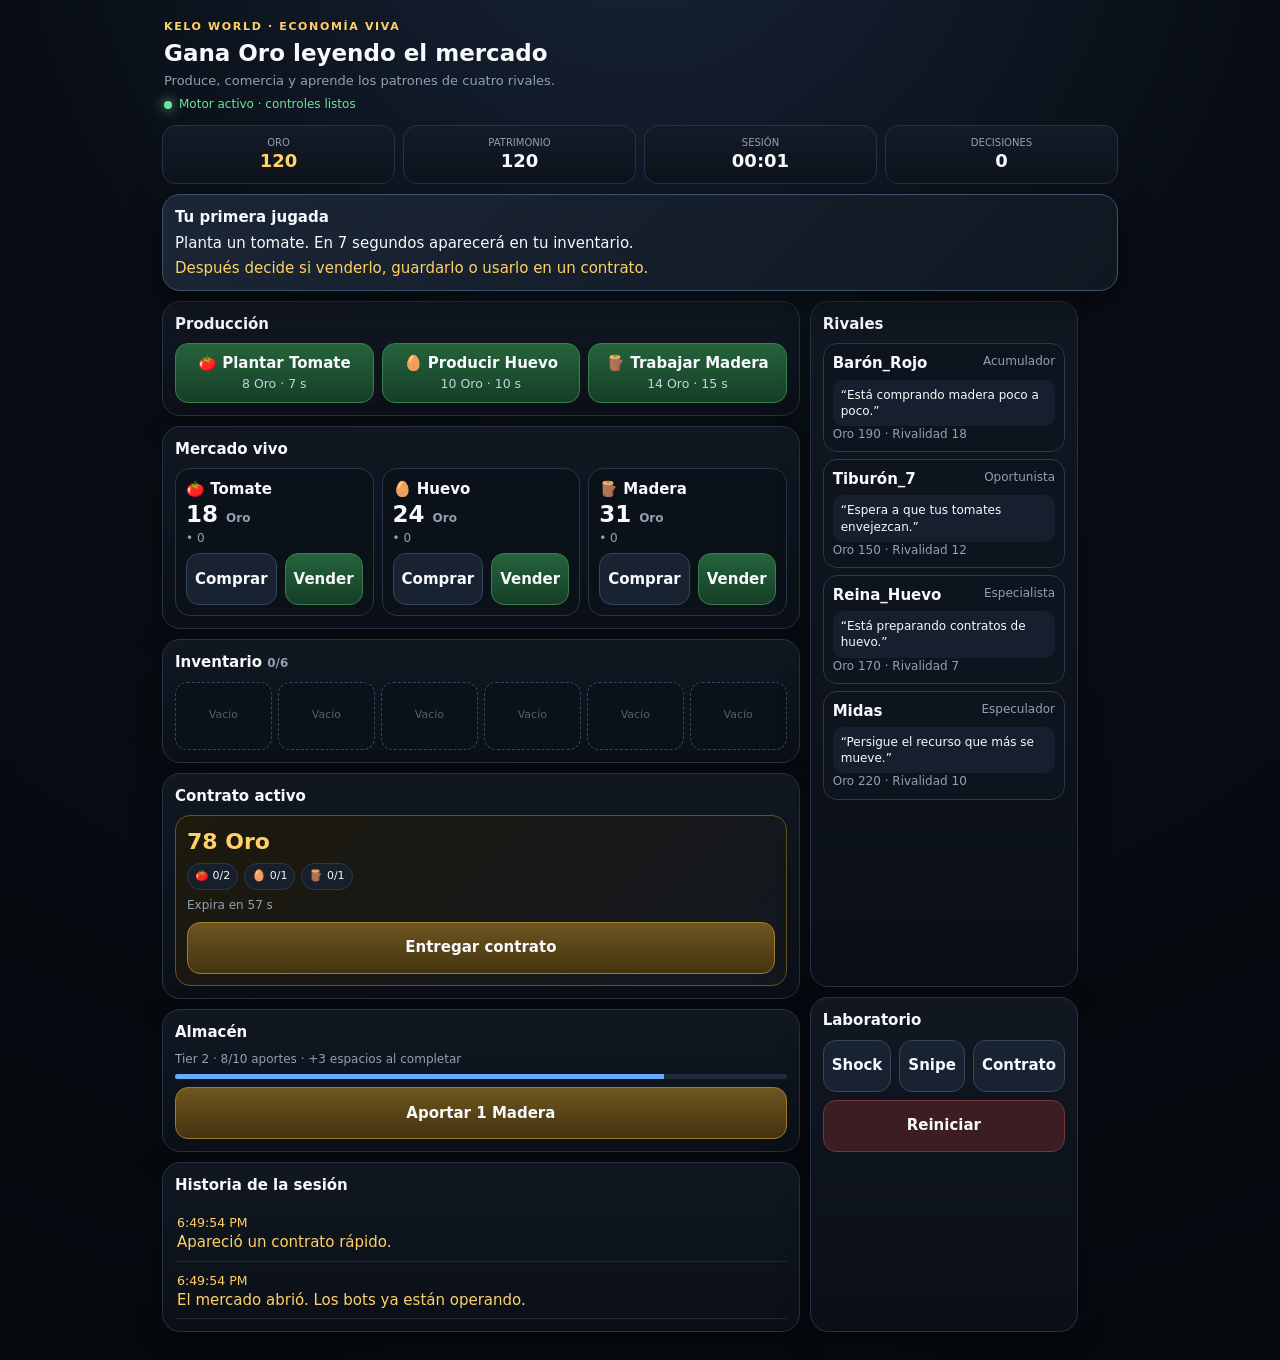
<file: prototypes/EcoV1_Bot_Economy_Lab_v3.html>
<!doctype html>
<html lang="es">
<head>
<meta charset="utf-8">
<meta name="viewport" content="width=device-width,initial-scale=1,viewport-fit=cover,user-scalable=no">
<title>Kelo World · EcoV1 V3</title>
<style>
:root{--bg:#070a0f;--panel:#10161f;--line:#253246;--text:#f7f9fc;--muted:#91a0b5;--gold:#ffd166;--green:#70e39c;--red:#ff7373;--blue:#69a8ff;--orange:#ffad5b}
*{box-sizing:border-box;-webkit-tap-highlight-color:transparent}html,body{margin:0;min-height:100%;background:radial-gradient(circle at 50% -10%,#172438 0,#090e15 38%,#06090e 100%);color:var(--text);font:15px/1.35 system-ui,-apple-system,Segoe UI,Roboto,sans-serif}button{font:inherit;color:inherit;touch-action:manipulation}.app{max-width:980px;margin:auto;padding:max(12px,env(safe-area-inset-top)) 12px max(28px,env(safe-area-inset-bottom))}.hero{padding:8px 2px 12px}.eyebrow{font-size:11px;letter-spacing:.15em;color:var(--gold);font-weight:900}.hero h1{font-size:23px;margin:3px 0}.hero p{margin:0;color:var(--muted);font-size:13px}.engine{display:flex;align-items:center;gap:7px;color:var(--green);font-size:12px;margin-top:7px}.dot{width:8px;height:8px;border-radius:50%;background:var(--green);box-shadow:0 0 12px var(--green)}.kpis{display:grid;grid-template-columns:repeat(4,1fr);gap:8px;margin-bottom:10px}.kpi{background:linear-gradient(180deg,#131b27,#0d131c);border:1px solid var(--line);border-radius:14px;padding:10px;text-align:center}.kpi span{display:block;color:var(--muted);font-size:10px;text-transform:uppercase}.kpi b{font-size:18px}.kpi.gold b{color:var(--gold)}.mission{position:sticky;top:max(6px,env(safe-area-inset-top));z-index:8;background:linear-gradient(135deg,#1b2636,#101721);border:1px solid #40516d;border-radius:18px;padding:12px;margin-bottom:10px;box-shadow:0 10px 30px #0008}.mission h2{font-size:15px;margin:0}.mission p{margin:5px 0 0}.hint{color:var(--gold)}.grid{display:grid;grid-template-columns:1.15fr .85fr;gap:10px}.stack{display:grid;gap:10px}.card{background:linear-gradient(180deg,rgba(17,24,34,.98),rgba(11,16,24,.98));border:1px solid var(--line);border-radius:18px;padding:12px;box-shadow:0 8px 30px #0004}.card h2{font-size:15px;margin:0 0 9px}.sub{color:var(--muted);font-size:12px}.actions{display:grid;grid-template-columns:repeat(3,1fr);gap:8px}.btn{min-height:52px;border:1px solid #35465f;background:#182231;border-radius:13px;padding:9px 8px;font-weight:850;cursor:pointer}.btn:active{transform:scale(.97)}.btn.primary{background:linear-gradient(180deg,#24643b,#163e27);border-color:#397f50}.btn.gold{background:linear-gradient(180deg,#6f5620,#44330f);border-color:#9e7d2f}.btn.danger{background:#3b1d22;border-color:#74333d}.btn small{display:block;color:#c6d0df;font-weight:500;margin-top:2px}.products{display:grid;grid-template-columns:repeat(3,1fr);gap:8px}.prod{background:#0b1119;border:1px solid #26354a;border-radius:15px;padding:10px}.price{font-size:23px;font-weight:900}.up{color:var(--green)}.down{color:var(--red)}.inv{display:grid;grid-template-columns:repeat(6,1fr);gap:6px}.slot{min-height:68px;border:1px dashed #34465f;background:#0b1118;border-radius:12px;padding:7px;font-size:11px}.slot.empty{display:grid;place-items:center;color:#516075}.slot.rot{background:#251317;border-color:#7b3941}.bar{height:5px;background:#202d3e;border-radius:8px;overflow:hidden;margin-top:7px}.bar i{display:block;height:100%;background:var(--blue)}.bar i.warn{background:var(--orange)}.bar i.bad{background:var(--red)}.contract{border:1px solid #665322;background:linear-gradient(135deg,#1d190d,#121720);border-radius:15px;padding:11px}.reward{font-size:22px;color:var(--gold);font-weight:900}.reqs{display:flex;gap:6px;flex-wrap:wrap;margin:7px 0}.req{font-size:11px;padding:5px 7px;border-radius:99px;background:#171f2b;border:1px solid #2c3a50}.req.ok{border-color:#2f6945;color:var(--green)}.bot{border:1px solid #2a394e;background:#0d141d;border-radius:14px;padding:9px;margin-bottom:7px}.bothead{display:flex;justify-content:space-between;gap:8px}.botname{font-weight:900}.speech{margin-top:6px;padding:7px 8px;border-radius:10px;background:#151f2d;font-size:12px}.feed{max-height:240px;overflow:auto}.event{padding:8px 2px;border-bottom:1px solid #1d2735}.event.good{color:var(--green)}.event.bad{color:var(--red)}.event.warn{color:var(--gold)}.toast{position:fixed;left:50%;bottom:max(18px,calc(env(safe-area-inset-bottom) + 10px));transform:translateX(-50%) translateY(20px);background:#172130;border:1px solid #40516c;border-radius:14px;padding:10px 14px;max-width:min(92vw,520px);opacity:0;pointer-events:none;transition:.18s;z-index:30;box-shadow:0 12px 35px #000a}.toast.show{opacity:1;transform:translateX(-50%) translateY(0)}.error{display:none;background:#3a161a;border:1px solid #84333d;color:#ffd6d6;border-radius:12px;padding:10px;margin:8px 0;font-size:12px}.error.show{display:block}
@media(max-width:760px){.grid{grid-template-columns:1fr}.kpis{grid-template-columns:repeat(2,1fr)}.inv{grid-template-columns:repeat(3,1fr)}}@media(max-width:390px){.products,.actions{grid-template-columns:1fr}.mission{position:relative;top:auto}}
</style>
</head>
<body>
<div class="app">
<header class="hero"><div class="eyebrow">KELO WORLD · ECONOMÍA VIVA</div><h1>Gana Oro leyendo el mercado</h1><p>Produce, comercia y aprende los patrones de cuatro rivales.</p><div class="engine"><span class="dot"></span><span id="engineText">Motor iniciando…</span></div><div id="errorBox" class="error"></div></header>
<section class="kpis"><div class="kpi gold"><span>Oro</span><b id="gold">120</b></div><div class="kpi"><span>Patrimonio</span><b id="wealth">120</b></div><div class="kpi"><span>Sesión</span><b id="clock">00:00</b></div><div class="kpi"><span>Decisiones</span><b id="decisions">0</b></div></section>
<section class="mission"><h2 id="missionTitle">Tu primera jugada</h2><p id="missionText">Planta un tomate. En 7 segundos aparecerá en tu inventario.</p><p class="hint" id="missionHint">Después decide si venderlo, guardarlo o usarlo en un contrato.</p></section>
<div class="grid"><main class="stack">
<section class="card"><h2>Producción</h2><div class="actions"><button type="button" class="btn primary" onclick="Kelo.produce('tomato')">🍅 Plantar Tomate<small>8 Oro · 7 s</small></button><button type="button" class="btn primary" onclick="Kelo.produce('egg')">🥚 Producir Huevo<small>10 Oro · 10 s</small></button><button type="button" class="btn primary" onclick="Kelo.produce('wood')">🪵 Trabajar Madera<small>14 Oro · 15 s</small></button></div></section>
<section class="card"><h2>Mercado vivo</h2><div id="products" class="products"></div></section>
<section class="card"><h2>Inventario <span id="slotText" class="sub"></span></h2><div id="inventory" class="inv"></div></section>
<section class="card"><h2>Contrato activo</h2><div id="contract"></div></section>
<section class="card"><h2>Almacén</h2><div id="warehouseText" class="sub"></div><div class="bar"><i id="warehouseBar"></i></div><button type="button" class="btn gold" style="width:100%;margin-top:8px" onclick="Kelo.warehouse()">Aportar 1 Madera</button></section>
<section class="card"><h2>Historia de la sesión</h2><div id="feed" class="feed"></div></section>
</main><aside class="stack"><section class="card"><h2>Rivales</h2><div id="bots"></div></section><section class="card"><h2>Laboratorio</h2><div class="actions"><button type="button" class="btn" onclick="Kelo.shock()">Shock</button><button type="button" class="btn" onclick="Kelo.snipe()">Snipe</button><button type="button" class="btn" onclick="Kelo.newContract()">Contrato</button></div><button type="button" class="btn danger" style="width:100%;margin-top:8px" onclick="Kelo.reset()">Reiniciar</button></section></aside></div>
</div><div class="toast" id="toast"></div>
<script>
(function(){
'use strict';
const P={tomato:{name:'Tomate',icon:'🍅',base:18,cost:8,time:7,life:70},egg:{name:'Huevo',icon:'🥚',base:24,cost:10,time:10,life:105},wood:{name:'Madera',icon:'🪵',base:31,cost:14,time:15,life:null}};
const KEY='ecov1-v3-state';
const $=id=>document.getElementById(id);
let S;
function fresh(){return{gold:120,start:Date.now(),decisions:0,prices:{tomato:18,egg:24,wood:31},prev:{tomato:18,egg:24,wood:31},inv:[],prod:[],slots:6,warehouse:{tier:2,have:8,need:10},contract:null,nextBot:Date.now()+2400,feed:[],bots:[{id:'baron',name:'Barón_Rojo',style:'Acumulador',cash:190,stock:7,rival:18,last:'Está comprando madera poco a poco.'},{id:'shark',name:'Tiburón_7',style:'Oportunista',cash:150,stock:5,rival:12,last:'Espera a que tus tomates envejezcan.'},{id:'queen',name:'Reina_Huevo',style:'Especialista',cash:170,stock:7,rival:7,last:'Está preparando contratos de huevo.'},{id:'midas',name:'Midas',style:'Especulador',cash:220,stock:6,rival:10,last:'Persigue el recurso que más se mueve.'}]};}
function safeSave(){try{localStorage.setItem(KEY,JSON.stringify(S));}catch(e){}}
function load(){try{S=JSON.parse(localStorage.getItem(KEY));}catch(e){S=null;}if(!S||!S.prices||!Array.isArray(S.inv)||!Array.isArray(S.prod)||!S.warehouse||!Array.isArray(S.bots))S=fresh();}
function count(t){return S.inv.filter(x=>x.type===t&&!x.rot).length;}
function remove(t,n=1){for(let i=S.inv.length-1;i>=0&&n;i--){if(S.inv[i].type===t&&!S.inv[i].rot){S.inv.splice(i,1);n--;}}return n===0;}
function log(msg,kind=''){S.feed.unshift({t:Date.now(),msg,kind});S.feed=S.feed.slice(0,60);}
function toast(msg){const el=$('toast');el.textContent=msg;el.classList.add('show');clearTimeout(toast.timer);toast.timer=setTimeout(()=>el.classList.remove('show'),1600);}
function decision(){S.decisions++;safeSave();}
function produce(t){const p=P[t];if(!p)return;if(S.gold<p.cost){toast('No tienes suficiente Oro.');return;}if(S.prod.length>=3){toast('Ya tienes 3 producciones activas.');return;}S.gold-=p.cost;S.prod.push({type:t,end:Date.now()+p.time*1000});log('Iniciaste '+p.name+'. -'+p.cost+' Oro.');decision();render();toast(p.name+' en producción');}
function add(t){if(S.inv.length>=S.slots){log(P[t].name+' terminado, pero se perdió por inventario lleno.','bad');return false;}S.inv.push({id:Date.now().toString(36)+Math.random().toString(36).slice(2),type:t,age:0,life:P[t].life,rot:false});return true;}
function buy(t){const price=Math.ceil(S.prices[t]*1.06);if(S.gold<price){toast('No tienes suficiente Oro.');return;}if(S.inv.length>=S.slots){toast('Inventario lleno.');return;}S.gold-=price;add(t);S.prices[t]*=1.02;log('Compraste '+P[t].name+' por '+price+' Oro.');decision();render();}
function sell(t){const idx=S.inv.findIndex(x=>x.type===t&&!x.rot);if(idx<0){toast('No tienes '+P[t].name+' para vender.');return;}const price=Math.max(1,Math.round(S.prices[t]*(.95+Math.random()*.05)));S.inv.splice(idx,1);S.gold+=price;S.prices[t]*=.985;log('Vendiste '+P[t].name+' por '+price+' Oro.','good');decision();render();toast('+'+price+' Oro');}
function cleanup(id){const i=S.inv.findIndex(x=>x.id===id);if(i<0)return;if(S.gold<3){toast('Necesitas 3 Oro.');return;}S.gold-=3;S.inv.splice(i,1);log('Limpiaste un producto podrido. -3 Oro.','bad');decision();render();}
function makeContract(){const hard=Math.random()<.48;S.contract={req:{tomato:hard?3:2,egg:hard?2:1,wood:hard?2:1},reward:hard?125:78,expires:Date.now()+(hard?75:58)*1000};log('Apareció un contrato '+(hard?'premium':'rápido')+'.','warn');}
function fulfill(){if(!S.contract)return;for(const t in S.contract.req){if(count(t)<S.contract.req[t]){toast('Todavía te faltan recursos.');return;}}for(const t in S.contract.req)remove(t,S.contract.req[t]);S.gold+=S.contract.reward;log('Contrato completado. +'+S.contract.reward+' Oro.','good');toast('CONTRATO +'+S.contract.reward+' ORO');S.contract=null;decision();render();}
function warehouse(){if(!remove('wood')){toast('Necesitas 1 Madera.');return;}S.warehouse.have++;if(S.warehouse.have>=S.warehouse.need){S.warehouse.tier++;S.slots+=3;S.warehouse.need+=8;S.warehouse.have=S.warehouse.need-5;log('Almacén Tier '+S.warehouse.tier+': +3 espacios.','good');toast('¡ALMACÉN MEJORADO!');}else log('Aportaste 1 Madera al almacén.','good');decision();render();}
function shock(){const t=['tomato','egg','wood'][Math.floor(Math.random()*3)];const up=Math.random()<.55;S.prev={...S.prices};S.prices[t]*=up?1.18:.82;log((up?'Sube la demanda de ':'Exceso de oferta de ')+P[t].name+'.',up?'good':'bad');decision();render();}
function snipe(){const b=[...S.bots].sort((a,b)=>b.rival-a.rival)[0];const t=['tomato','egg','wood'][Math.floor(Math.random()*3)];S.prices[t]*=1.08;b.rival+=5;b.last='Te ganó una oportunidad de '+P[t].name+'.';log(b.name+' te ganó una compra de '+P[t].name+'.','bad');decision();render();}
function botTick(){S.prev={...S.prices};for(const b of S.bots){if(b.id==='baron'){if(Math.random()<.62&&b.cash>S.prices.wood){b.cash-=S.prices.wood;b.stock++;S.prices.wood*=1.018;b.last='Sigue acumulando madera.';}else if(b.stock>9&&b.cash<100){b.stock--;b.cash+=S.prices.wood*.9;S.prices.wood*=.96;b.last='Está liquidando madera por falta de Oro.';}}else if(b.id==='shark'){const old=S.inv.some(x=>x.type==='tomato'&&!x.rot&&x.life&&x.age/x.life>.7);b.last=old?'Detectó tus tomates viejos; quiere comprarte barato.':'Está esperando una urgencia.';}else if(b.id==='queen'){if(Math.random()<.5){S.prices.egg*=1.012;b.last='Está comprando huevo para contratos.';}}else{const t=['tomato','egg','wood'][Math.floor(Math.random()*3)];S.prices[t]*=Math.random()<.55?1.015:.992;b.last='Está especulando con '+P[t].name+'.';}}}
function mission(){if(S.decisions===0){$('missionTitle').textContent='Tu primera jugada';$('missionText').textContent='Planta un tomate. En 7 segundos aparecerá en tu inventario.';$('missionHint').textContent='Después decide si venderlo, guardarlo o usarlo en un contrato.';return;}if(S.prod.length&&!S.inv.length){$('missionTitle').textContent='Tu producción está corriendo';$('missionText').textContent='Mientras esperas, mira precios y rivales.';$('missionHint').textContent='No hace falta quedarse quieto: puedes iniciar hasta 3 producciones.';return;}if(S.contract){const miss=Object.entries(S.contract.req).find(([t,n])=>count(t)<n);if(miss){$('missionTitle').textContent='Persigue el contrato';$('missionText').textContent='Paga '+S.contract.reward+' Oro.';$('missionHint').textContent='Te faltan '+(miss[1]-count(miss[0]))+' '+P[miss[0]].name+'.';}else{$('missionTitle').textContent='Contrato listo para cobrar';$('missionText').textContent='Ya tienes todos los recursos.';$('missionHint').textContent='Entrégalo antes de que expire.';}return;}$('missionTitle').textContent='Busca la siguiente ventaja';$('missionText').textContent='Compra, vende o espera según lo que hagan los bots.';$('missionHint').textContent='La meta es aprender sus patrones y sacar margen.';}
function render(){if(!S.contract)makeContract();const sec=Math.floor((Date.now()-S.start)/1000);$('gold').textContent=Math.floor(S.gold);$('decisions').textContent=S.decisions;$('clock').textContent=String(Math.floor(sec/60)).padStart(2,'0')+':'+String(sec%60).padStart(2,'0');$('wealth').textContent=Math.floor(S.gold+S.inv.reduce((a,x)=>a+(x.rot?0:S.prices[x.type]),0));mission();$('products').innerHTML=Object.keys(P).map(t=>{const price=Math.round(S.prices[t]);const d=price-Math.round(S.prev[t]);return '<div class="prod"><b>'+P[t].icon+' '+P[t].name+'</b><div class="price">'+price+' <span class="sub">Oro</span></div><div class="'+(d>0?'up':d<0?'down':'sub')+'">'+(d>0?'▲':d<0?'▼':'•')+' '+Math.abs(d)+'</div><div class="actions" style="grid-template-columns:1fr 1fr;margin-top:7px"><button type="button" class="btn" onclick="Kelo.buy(\''+t+'\')">Comprar</button><button type="button" class="btn primary" onclick="Kelo.sell(\''+t+'\')">Vender</button></div></div>';}).join('');const producing=S.prod.map(x=>'<div class="slot"><b>⏳ '+P[x.type].name+'</b><span>'+Math.max(0,Math.ceil((x.end-Date.now())/1000))+' s</span></div>').join('');const items=S.inv.map(x=>{const pct=x.life?Math.min(100,x.age/x.life*100):0;const cls=pct>82?'bad':pct>60?'warn':'';return '<div class="slot '+(x.rot?'rot':'')+'"><b>'+(x.rot?'☣ Podrido':P[x.type].icon+' '+P[x.type].name)+'</b>'+(x.life?'<span>'+(x.rot?'Bloquea slot':Math.max(0,Math.ceil(x.life-x.age))+' s')+'</span><div class="bar"><i class="'+cls+'" style="width:'+pct+'%"></i></div>':'<span>Sin caducidad</span>')+(x.rot?'<button type="button" class="btn danger" style="min-height:32px;margin-top:5px" onclick="Kelo.clean(\''+x.id+'\')">Limpiar 3</button>':'')+'</div>';}).join('');$('inventory').innerHTML=producing+items+Array.from({length:Math.max(0,S.slots-S.inv.length)},()=>'<div class="slot empty">Vacío</div>').join('');$('slotText').textContent=S.inv.length+'/'+S.slots;const c=S.contract;const remain=Math.max(0,Math.ceil((c.expires-Date.now())/1000));$('contract').innerHTML='<div class="contract"><div class="reward">'+c.reward+' Oro</div><div class="reqs">'+Object.entries(c.req).map(([t,n])=>'<span class="req '+(count(t)>=n?'ok':'')+'">'+P[t].icon+' '+count(t)+'/'+n+'</span>').join('')+'</div><div class="sub">Expira en '+remain+' s</div><button type="button" class="btn gold" style="width:100%;margin-top:8px" onclick="Kelo.fulfill()">Entregar contrato</button></div>';$('warehouseText').textContent='Tier '+S.warehouse.tier+' · '+S.warehouse.have+'/'+S.warehouse.need+' aportes · +3 espacios al completar';$('warehouseBar').style.width=Math.min(100,S.warehouse.have/S.warehouse.need*100)+'%';$('bots').innerHTML=S.bots.map(b=>'<div class="bot"><div class="bothead"><span class="botname">'+b.name+'</span><span class="sub">'+b.style+'</span></div><div class="speech">“'+b.last+'”</div><div class="sub">Oro '+Math.round(b.cash)+' · Rivalidad '+b.rival+'</div></div>').join('');$('feed').innerHTML=S.feed.map(e=>'<div class="event '+e.kind+'"><small>'+new Date(e.t).toLocaleTimeString()+'</small><div>'+e.msg+'</div></div>').join('');}
function reset(){if(confirm('¿Reiniciar la simulación?')){S=fresh();safeSave();render();}}
window.Kelo={produce,buy,sell,clean:cleanup,fulfill,warehouse,shock,snipe,newContract:function(){makeContract();decision();render();},reset};
window.addEventListener('error',function(e){const box=$('errorBox');box.textContent='Error del motor: '+(e.message||'desconocido');box.classList.add('show');});
load();log('El mercado abrió. Los bots ya están operando.','warn');$('engineText').textContent='Motor activo · controles listos';render();let last=performance.now();function loop(now){const dt=(now-last)/1000;last=now;for(let i=S.prod.length-1;i>=0;i--){if(Date.now()>=S.prod[i].end){const x=S.prod.splice(i,1)[0];if(add(x.type))log(P[x.type].name+' listo en inventario.','good');}}for(const x of S.inv){if(x.life&&!x.rot){x.age+=dt;if(x.age>=x.life){x.rot=true;log(P[x.type].name+' se pudrió y bloquea un espacio.','bad');}}}if(Date.now()>=S.nextBot){botTick();S.nextBot=Date.now()+2400;}if(S.contract&&Date.now()>S.contract.expires){log('El contrato expiró.','bad');S.contract=null;}safeSave();render();requestAnimationFrame(loop);}requestAnimationFrame(loop);
})();
</script>
</body></html>
</file>
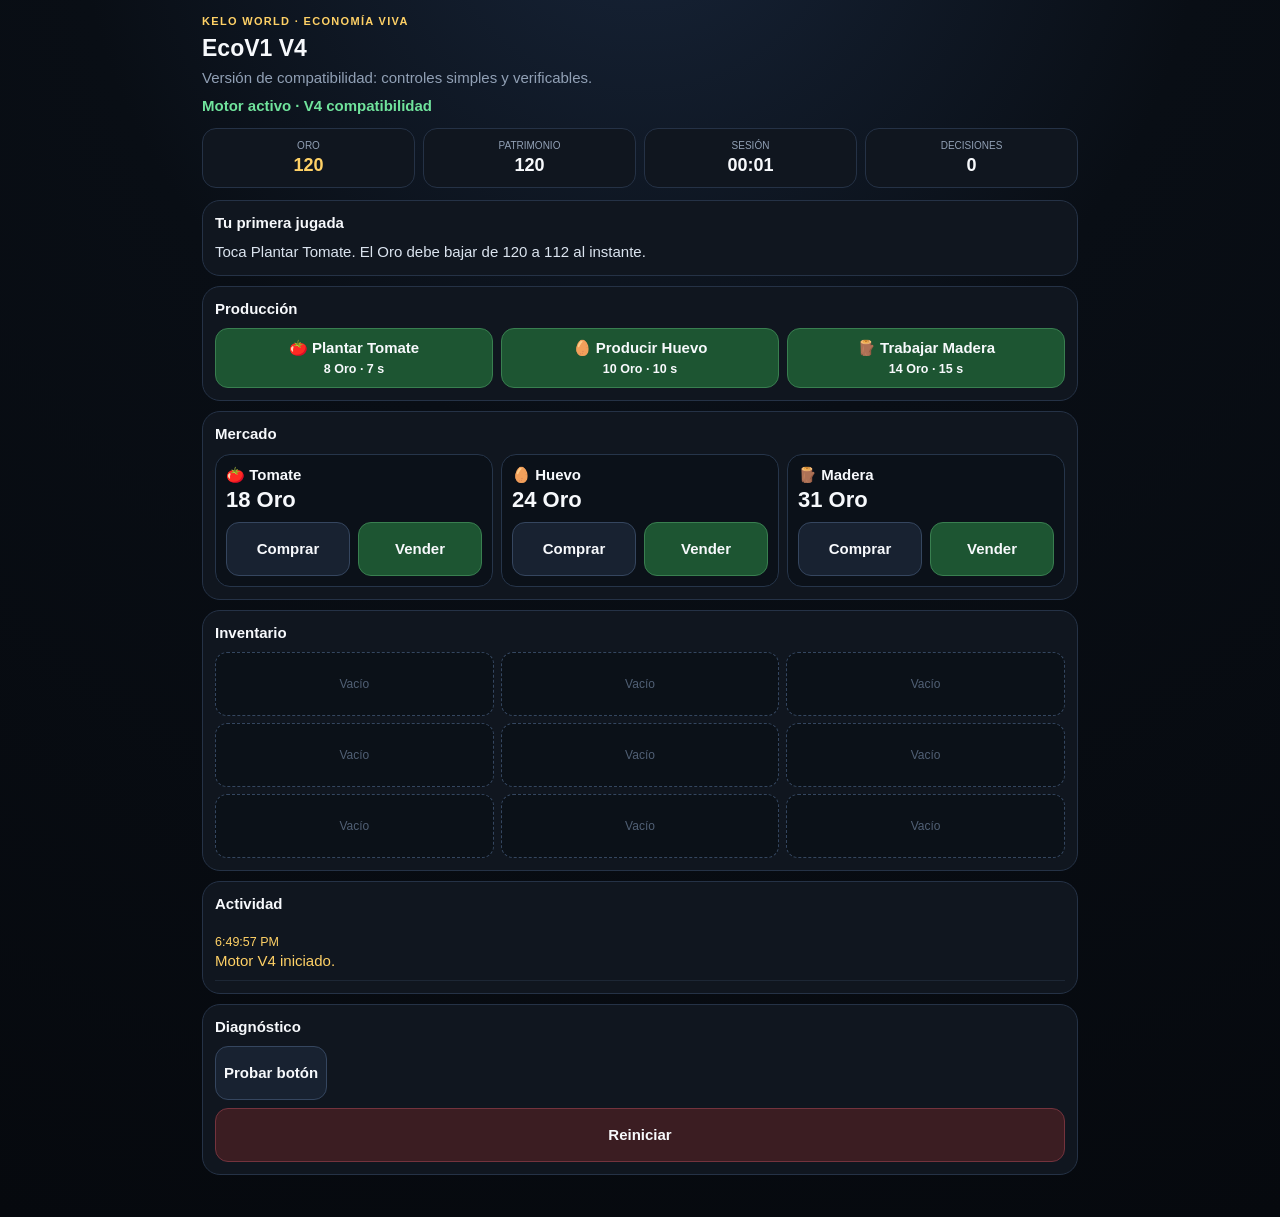
<file: prototypes/EcoV1_Bot_Economy_Lab_v4.html>
<!doctype html>
<html lang="es">
<head>
<meta charset="utf-8">
<meta name="viewport" content="width=device-width,initial-scale=1,viewport-fit=cover">
<title>Kelo World · EcoV1 V4</title>
<style>
:root{--bg:#070a0f;--panel:#10161f;--line:#253246;--text:#f7f9fc;--muted:#91a0b5;--gold:#ffd166;--green:#70e39c;--red:#ff7373;--blue:#69a8ff;--orange:#ffad5b}
*{box-sizing:border-box;-webkit-tap-highlight-color:transparent}html,body{margin:0;min-height:100%;background:radial-gradient(circle at 50% -10%,#172438 0,#090e15 38%,#06090e 100%);color:var(--text);font:15px/1.35 -apple-system,BlinkMacSystemFont,Segoe UI,Roboto,sans-serif}button{font:inherit;color:inherit;touch-action:manipulation}.app{max-width:900px;margin:auto;padding:14px 12px 32px}.hero h1{font-size:23px;margin:4px 0}.hero p{margin:0;color:var(--muted)}.engine{margin-top:8px;color:var(--green);font-weight:700}.error{display:none;background:#3a161a;border:1px solid #84333d;color:#ffd6d6;border-radius:12px;padding:10px;margin-top:8px}.error.show{display:block}.kpis{display:grid;grid-template-columns:repeat(4,1fr);gap:8px;margin:12px 0}.kpi{background:#10161f;border:1px solid var(--line);border-radius:14px;padding:10px;text-align:center}.kpi span{display:block;color:var(--muted);font-size:10px;text-transform:uppercase}.kpi b{font-size:18px}.gold b{color:var(--gold)}.card{background:#10161f;border:1px solid var(--line);border-radius:18px;padding:12px;margin-bottom:10px}.card h2{font-size:15px;margin:0 0 9px}.actions{display:grid;grid-template-columns:repeat(3,1fr);gap:8px}.btn{min-height:54px;border:1px solid #35465f;background:#182231;border-radius:13px;padding:9px 8px;font-weight:800}.btn.primary{background:#1d5532;border-color:#397f50}.btn.goldbtn{background:#5b4618;border-color:#9e7d2f}.btn.danger{background:#3b1d22;border-color:#74333d}.products{display:grid;grid-template-columns:repeat(3,1fr);gap:8px}.prod{background:#0b1119;border:1px solid #26354a;border-radius:15px;padding:10px}.price{font-size:22px;font-weight:900}.inv{display:grid;grid-template-columns:repeat(3,1fr);gap:7px}.slot{min-height:64px;border:1px dashed #34465f;background:#0b1118;border-radius:12px;padding:7px;font-size:12px}.slot.empty{display:grid;place-items:center;color:#516075}.feed{max-height:220px;overflow:auto}.event{padding:8px 0;border-bottom:1px solid #1d2735}.good{color:var(--green)}.bad{color:var(--red)}.warn{color:var(--gold)}.toast{position:fixed;left:50%;bottom:20px;transform:translateX(-50%);background:#172130;border:1px solid #40516c;border-radius:14px;padding:10px 14px;display:none;z-index:99}.toast.show{display:block}@media(max-width:620px){.kpis{grid-template-columns:repeat(2,1fr)}.products,.actions{grid-template-columns:1fr}}
</style>
</head>
<body>
<div class="app">
<header class="hero"><div style="color:var(--gold);font-size:11px;font-weight:900;letter-spacing:.12em">KELO WORLD · ECONOMÍA VIVA</div><h1>EcoV1 V4</h1><p>Versión de compatibilidad: controles simples y verificables.</p><div id="engine" class="engine">Motor iniciando…</div><div id="error" class="error"></div></header>
<div class="kpis"><div class="kpi gold"><span>Oro</span><b id="gold">120</b></div><div class="kpi"><span>Patrimonio</span><b id="wealth">120</b></div><div class="kpi"><span>Sesión</span><b id="clock">00:00</b></div><div class="kpi"><span>Decisiones</span><b id="decisions">0</b></div></div>
<section class="card"><h2>Tu primera jugada</h2><p id="mission" style="margin:0;color:#dbe4ef">Toca Plantar Tomate. El Oro debe bajar de 120 a 112 al instante.</p></section>
<section class="card"><h2>Producción</h2><div class="actions"><button class="btn primary" data-action="produce" data-type="tomato">🍅 Plantar Tomate<br><small>8 Oro · 7 s</small></button><button class="btn primary" data-action="produce" data-type="egg">🥚 Producir Huevo<br><small>10 Oro · 10 s</small></button><button class="btn primary" data-action="produce" data-type="wood">🪵 Trabajar Madera<br><small>14 Oro · 15 s</small></button></div></section>
<section class="card"><h2>Mercado</h2><div id="products" class="products"></div></section>
<section class="card"><h2>Inventario</h2><div id="inventory" class="inv"></div></section>
<section class="card"><h2>Actividad</h2><div id="feed" class="feed"></div></section>
<section class="card"><h2>Diagnóstico</h2><button class="btn" data-action="test">Probar botón</button><button class="btn danger" style="width:100%;margin-top:8px" data-action="reset">Reiniciar</button></section>
</div><div id="toast" class="toast"></div>
<script>
(function(){
'use strict';
var P={tomato:{name:'Tomate',icon:'🍅',base:18,cost:8,time:7},egg:{name:'Huevo',icon:'🥚',base:24,cost:10,time:10},wood:{name:'Madera',icon:'🪵',base:31,cost:14,time:15}};
var KEY='ecov1-v4';
var S=null;
function el(id){return document.getElementById(id)}
function fresh(){return{gold:120,start:new Date().getTime(),decisions:0,prices:{tomato:18,egg:24,wood:31},inv:[],prod:[],feed:[]}}
function save(){try{window.localStorage.setItem(KEY,JSON.stringify(S))}catch(e){}}
function load(){try{S=JSON.parse(window.localStorage.getItem(KEY))}catch(e){S=null}if(!S||typeof S.gold!=='number'||!S.inv||!S.prod||!S.feed)S=fresh()}
function log(msg,kind){S.feed.unshift({t:new Date().getTime(),msg:msg,kind:kind||''});if(S.feed.length>40)S.feed.pop()}
function toast(msg){var t=el('toast');t.innerHTML=msg;t.className='toast show';window.setTimeout(function(){t.className='toast'},1500)}
function produce(type){var p=P[type];if(!p)return;if(S.gold<p.cost){toast('No tienes suficiente Oro');return}if(S.prod.length>=3){toast('Máximo 3 producciones');return}S.gold-=p.cost;S.prod.push({type:type,end:new Date().getTime()+p.time*1000});S.decisions++;log('Iniciaste '+p.name+'. -'+p.cost+' Oro.');save();render();toast(p.name+' en producción')}
function buy(type){var p=Math.ceil(S.prices[type]*1.06);if(S.gold<p){toast('No tienes suficiente Oro');return}if(S.inv.length>=9){toast('Inventario lleno');return}S.gold-=p;S.inv.push(type);S.prices[type]*=1.02;S.decisions++;log('Compraste '+P[type].name+' por '+p+' Oro.');save();render()}
function sell(type){var i=S.inv.indexOf(type);if(i<0){toast('No tienes '+P[type].name);return}var p=Math.max(1,Math.round(S.prices[type]));S.inv.splice(i,1);S.gold+=p;S.prices[type]*=.985;S.decisions++;log('Vendiste '+P[type].name+' por '+p+' Oro.','good');save();render();toast('+'+p+' Oro')}
function finish(){var now=new Date().getTime();var i;for(i=S.prod.length-1;i>=0;i--){if(now>=S.prod[i].end){var x=S.prod.splice(i,1)[0];if(S.inv.length<9){S.inv.push(x.type);log(P[x.type].name+' listo en inventario.','good')}else log(P[x.type].name+' se perdió: inventario lleno.','bad')}}}
function render(){var now=new Date().getTime();var sec=Math.floor((now-S.start)/1000);el('gold').innerHTML=Math.floor(S.gold);el('wealth').innerHTML=Math.floor(S.gold+S.inv.length*20);el('clock').innerHTML=(Math.floor(sec/60)<10?'0':'')+Math.floor(sec/60)+':'+(sec%60<10?'0':'')+(sec%60);el('decisions').innerHTML=S.decisions;var out='',k;for(k in P){out+='<div class="prod"><b>'+P[k].icon+' '+P[k].name+'</b><div class="price">'+Math.round(S.prices[k])+' Oro</div><div class="actions" style="grid-template-columns:1fr 1fr;margin-top:7px"><button class="btn" data-action="buy" data-type="'+k+'">Comprar</button><button class="btn primary" data-action="sell" data-type="'+k+'">Vender</button></div></div>'}el('products').innerHTML=out;out='';var i;for(i=0;i<S.prod.length;i++){out+='<div class="slot"><b>⏳ '+P[S.prod[i].type].name+'</b><br>'+Math.max(0,Math.ceil((S.prod[i].end-now)/1000))+' s</div>'}for(i=0;i<S.inv.length;i++){out+='<div class="slot"><b>'+P[S.inv[i]].icon+' '+P[S.inv[i]].name+'</b><br>Listo</div>'}while(i+S.prod.length<9){out+='<div class="slot empty">Vacío</div>';i++}el('inventory').innerHTML=out;out='';for(i=0;i<S.feed.length;i++){out+='<div class="event '+S.feed[i].kind+'"><small>'+new Date(S.feed[i].t).toLocaleTimeString()+'</small><div>'+S.feed[i].msg+'</div></div>'}el('feed').innerHTML=out}
function clickHandler(e){var n=e.target;while(n&&n!==document&&!n.getAttribute('data-action'))n=n.parentNode;if(!n||n===document)return;var a=n.getAttribute('data-action');var type=n.getAttribute('data-type');if(a==='produce')produce(type);else if(a==='buy')buy(type);else if(a==='sell')sell(type);else if(a==='test'){S.decisions++;log('Botón de diagnóstico funcionando.','good');render();toast('BOTÓN FUNCIONA')}else if(a==='reset'){S=fresh();save();render();toast('Reiniciado')}}
window.onerror=function(msg){el('error').innerHTML='Error del motor: '+msg;el('error').className='error show';return false};
try{load();document.addEventListener('click',clickHandler,false);document.addEventListener('touchend',function(e){var n=e.target;while(n&&n!==document&&!n.getAttribute('data-action'))n=n.parentNode;if(n&&n!==document){e.preventDefault();clickHandler({target:n})}},false);el('engine').innerHTML='Motor activo · V4 compatibilidad';log('Motor V4 iniciado.','warn');render();window.setInterval(function(){finish();render();save()},250)}catch(e){el('error').innerHTML='Error al iniciar: '+e.message;el('error').className='error show'}
})();
</script>
</body>
</html>
</file>
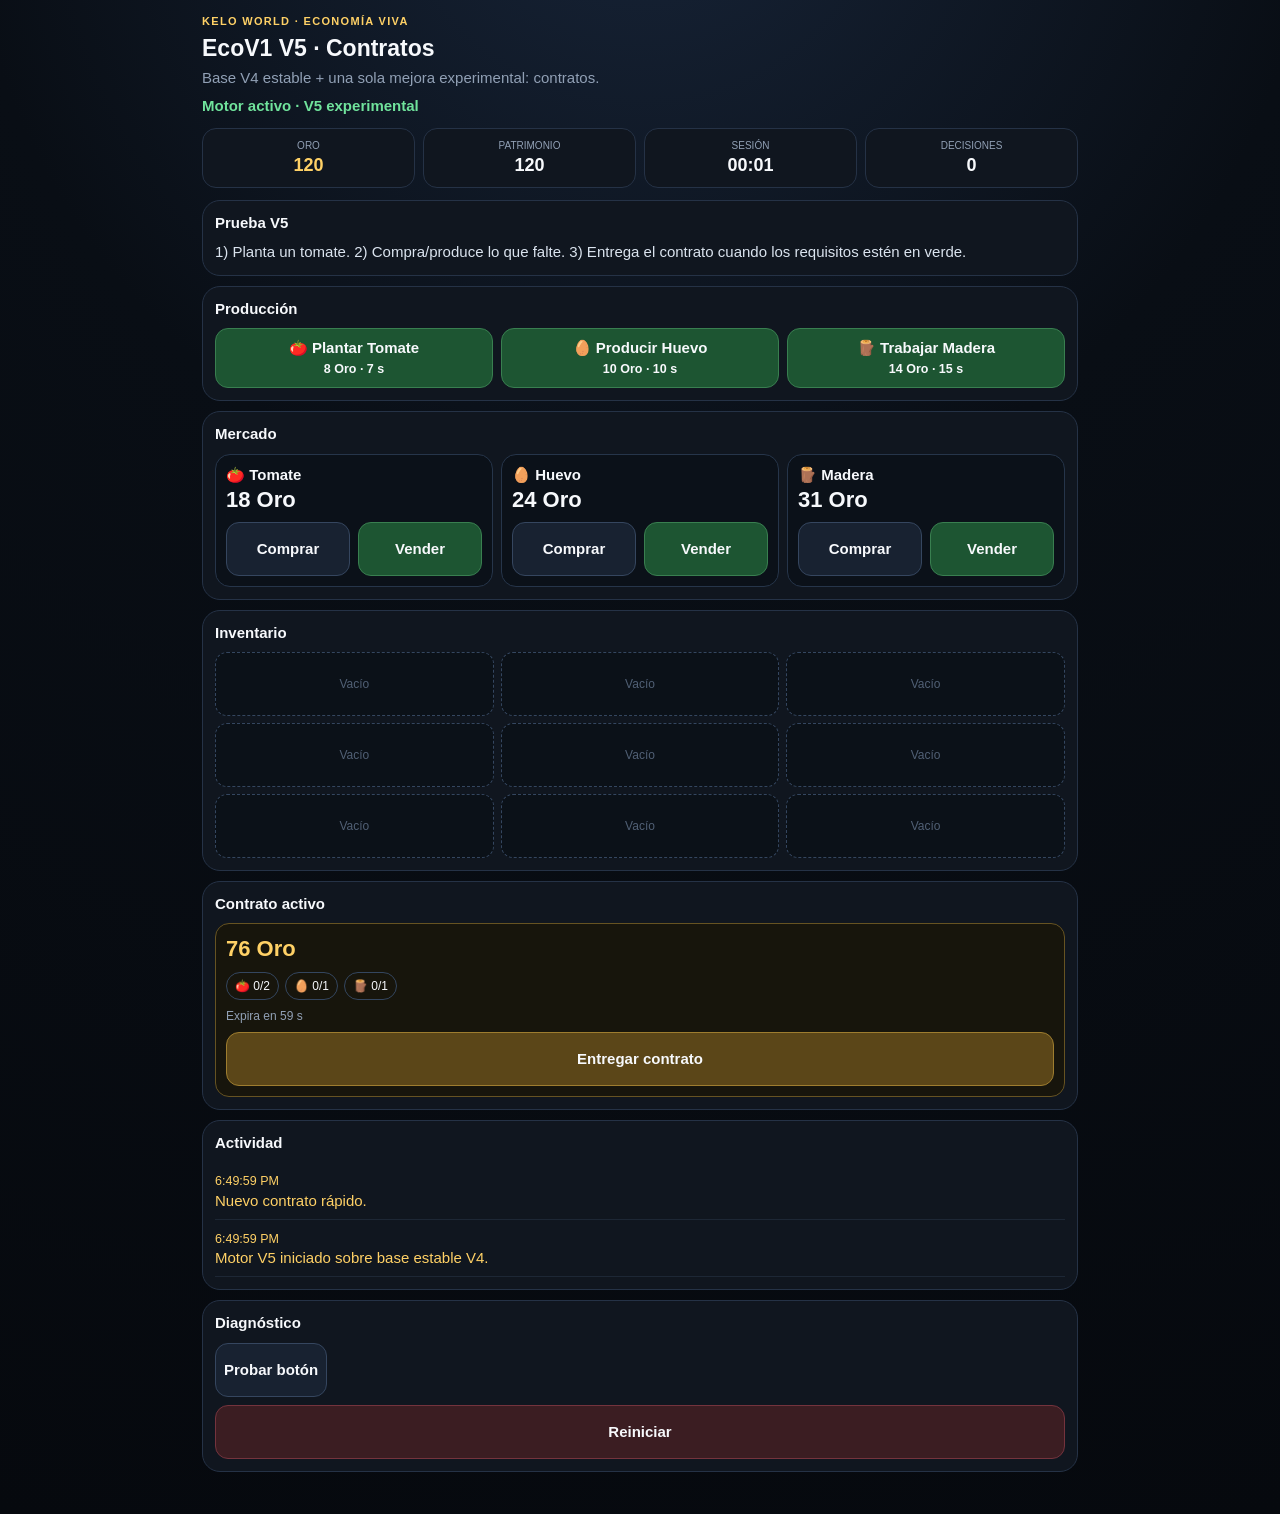
<file: prototypes/EcoV1_Bot_Economy_Lab_v5.html>
<!doctype html>
<html lang="es"><head><meta charset="utf-8"><meta name="viewport" content="width=device-width,initial-scale=1,viewport-fit=cover"><title>Kelo World · EcoV1 V5</title><style>
:root{--bg:#070a0f;--panel:#10161f;--line:#253246;--text:#f7f9fc;--muted:#91a0b5;--gold:#ffd166;--green:#70e39c;--red:#ff7373;--blue:#69a8ff}
*{box-sizing:border-box;-webkit-tap-highlight-color:transparent}html,body{margin:0;min-height:100%;background:radial-gradient(circle at 50% -10%,#172438 0,#090e15 38%,#06090e 100%);color:var(--text);font:15px/1.35 -apple-system,BlinkMacSystemFont,Segoe UI,Roboto,sans-serif}button{font:inherit;color:inherit;touch-action:manipulation}.app{max-width:900px;margin:auto;padding:14px 12px 32px}.hero h1{font-size:23px;margin:4px 0}.hero p{margin:0;color:var(--muted)}.engine{margin-top:8px;color:var(--green);font-weight:700}.error{display:none;background:#3a161a;border:1px solid #84333d;color:#ffd6d6;border-radius:12px;padding:10px;margin-top:8px}.error.show{display:block}.kpis{display:grid;grid-template-columns:repeat(4,1fr);gap:8px;margin:12px 0}.kpi{background:#10161f;border:1px solid var(--line);border-radius:14px;padding:10px;text-align:center}.kpi span{display:block;color:var(--muted);font-size:10px;text-transform:uppercase}.kpi b{font-size:18px}.gold b{color:var(--gold)}.card{background:#10161f;border:1px solid var(--line);border-radius:18px;padding:12px;margin-bottom:10px}.card h2{font-size:15px;margin:0 0 9px}.actions{display:grid;grid-template-columns:repeat(3,1fr);gap:8px}.btn{min-height:54px;border:1px solid #35465f;background:#182231;border-radius:13px;padding:9px 8px;font-weight:800}.btn.primary{background:#1d5532;border-color:#397f50}.btn.goldbtn{background:#5b4618;border-color:#9e7d2f}.btn.danger{background:#3b1d22;border-color:#74333d}.products{display:grid;grid-template-columns:repeat(3,1fr);gap:8px}.prod{background:#0b1119;border:1px solid #26354a;border-radius:15px;padding:10px}.price{font-size:22px;font-weight:900}.inv{display:grid;grid-template-columns:repeat(3,1fr);gap:7px}.slot{min-height:64px;border:1px dashed #34465f;background:#0b1118;border-radius:12px;padding:7px;font-size:12px}.slot.empty{display:grid;place-items:center;color:#516075}.contract{border:1px solid #665322;background:#17150c;border-radius:14px;padding:10px}.reward{font-size:22px;color:var(--gold);font-weight:900}.reqs{display:flex;gap:6px;flex-wrap:wrap;margin:8px 0}.req{border:1px solid #34465f;border-radius:99px;padding:5px 8px;font-size:12px}.req.ok{border-color:#397f50;color:var(--green)}.feed{max-height:220px;overflow:auto}.event{padding:8px 0;border-bottom:1px solid #1d2735}.good{color:var(--green)}.bad{color:var(--red)}.warn{color:var(--gold)}.toast{position:fixed;left:50%;bottom:20px;transform:translateX(-50%);background:#172130;border:1px solid #40516c;border-radius:14px;padding:10px 14px;display:none;z-index:99}.toast.show{display:block}@media(max-width:620px){.kpis{grid-template-columns:repeat(2,1fr)}.products,.actions{grid-template-columns:1fr}}
</style></head><body><div class="app"><header class="hero"><div style="color:var(--gold);font-size:11px;font-weight:900;letter-spacing:.12em">KELO WORLD · ECONOMÍA VIVA</div><h1>EcoV1 V5 · Contratos</h1><p>Base V4 estable + una sola mejora experimental: contratos.</p><div id="engine" class="engine">Motor iniciando…</div><div id="error" class="error"></div></header>
<div class="kpis"><div class="kpi gold"><span>Oro</span><b id="gold">120</b></div><div class="kpi"><span>Patrimonio</span><b id="wealth">120</b></div><div class="kpi"><span>Sesión</span><b id="clock">00:00</b></div><div class="kpi"><span>Decisiones</span><b id="decisions">0</b></div></div>
<section class="card"><h2>Prueba V5</h2><p id="mission" style="margin:0;color:#dbe4ef">1) Planta un tomate. 2) Compra/produce lo que falte. 3) Entrega el contrato cuando los requisitos estén en verde.</p></section>
<section class="card"><h2>Producción</h2><div class="actions"><button class="btn primary" data-action="produce" data-type="tomato">🍅 Plantar Tomate<br><small>8 Oro · 7 s</small></button><button class="btn primary" data-action="produce" data-type="egg">🥚 Producir Huevo<br><small>10 Oro · 10 s</small></button><button class="btn primary" data-action="produce" data-type="wood">🪵 Trabajar Madera<br><small>14 Oro · 15 s</small></button></div></section>
<section class="card"><h2>Mercado</h2><div id="products" class="products"></div></section>
<section class="card"><h2>Inventario</h2><div id="inventory" class="inv"></div></section>
<section class="card"><h2>Contrato activo</h2><div id="contract"></div></section>
<section class="card"><h2>Actividad</h2><div id="feed" class="feed"></div></section>
<section class="card"><h2>Diagnóstico</h2><button class="btn" data-action="test">Probar botón</button><button class="btn danger" style="width:100%;margin-top:8px" data-action="reset">Reiniciar</button></section></div><div id="toast" class="toast"></div>
<script>(function(){'use strict';var P={tomato:{name:'Tomate',icon:'🍅',base:18,cost:8,time:7},egg:{name:'Huevo',icon:'🥚',base:24,cost:10,time:10},wood:{name:'Madera',icon:'🪵',base:31,cost:14,time:15}};var KEY='ecov1-v5';var S=null;function el(id){return document.getElementById(id)}function fresh(){return{gold:120,start:new Date().getTime(),decisions:0,prices:{tomato:18,egg:24,wood:31},inv:[],prod:[],feed:[],contract:null}}function save(){try{window.localStorage.setItem(KEY,JSON.stringify(S))}catch(e){}}function load(){try{S=JSON.parse(window.localStorage.getItem(KEY))}catch(e){S=null}if(!S||typeof S.gold!=='number'||!S.inv||!S.prod||!S.feed)S=fresh();if(typeof S.contract==='undefined')S.contract=null}function log(msg,kind){S.feed.unshift({t:new Date().getTime(),msg:msg,kind:kind||''});if(S.feed.length>40)S.feed.pop()}function toast(msg){var t=el('toast');t.innerHTML=msg;t.className='toast show';window.setTimeout(function(){t.className='toast'},1500)}function count(type){var n=0,i;for(i=0;i<S.inv.length;i++)if(S.inv[i]===type)n++;return n}function remove(type,n){var i;for(i=S.inv.length-1;i>=0&&n>0;i--){if(S.inv[i]===type){S.inv.splice(i,1);n--}}return n===0}function makeContract(){var hard=Math.random()<.45;S.contract={req:{tomato:hard?3:2,egg:hard?2:1,wood:hard?2:1},reward:hard?120:76,expires:new Date().getTime()+(hard?80:60)*1000};log('Nuevo contrato '+(hard?'premium':'rápido')+'.','warn')}function produce(type){var p=P[type];if(!p)return;if(S.gold<p.cost){toast('No tienes suficiente Oro');return}if(S.prod.length>=3){toast('Máximo 3 producciones');return}S.gold-=p.cost;S.prod.push({type:type,end:new Date().getTime()+p.time*1000});S.decisions++;log('Iniciaste '+p.name+'. -'+p.cost+' Oro.');save();render();toast(p.name+' en producción')}function buy(type){var p=Math.ceil(S.prices[type]*1.06);if(S.gold<p){toast('No tienes suficiente Oro');return}if(S.inv.length>=9){toast('Inventario lleno');return}S.gold-=p;S.inv.push(type);S.prices[type]*=1.02;S.decisions++;log('Compraste '+P[type].name+' por '+p+' Oro.');save();render()}function sell(type){var i=S.inv.indexOf(type);if(i<0){toast('No tienes '+P[type].name);return}var p=Math.max(1,Math.round(S.prices[type]));S.inv.splice(i,1);S.gold+=p;S.prices[type]*=.985;S.decisions++;log('Vendiste '+P[type].name+' por '+p+' Oro.','good');save();render();toast('+'+p+' Oro')}function fulfill(){var c=S.contract,t;if(!c)return;for(t in c.req){if(count(t)<c.req[t]){toast('Todavía faltan recursos');return}}for(t in c.req)remove(t,c.req[t]);S.gold+=c.reward;S.decisions++;log('Contrato completado. +'+c.reward+' Oro.','good');toast('CONTRATO +'+c.reward+' ORO');S.contract=null;save();render()}function finish(){var now=new Date().getTime(),i;for(i=S.prod.length-1;i>=0;i--){if(now>=S.prod[i].end){var x=S.prod.splice(i,1)[0];if(S.inv.length<9){S.inv.push(x.type);log(P[x.type].name+' listo en inventario.','good')}else log(P[x.type].name+' se perdió: inventario lleno.','bad')}}if(S.contract&&now>S.contract.expires){log('El contrato expiró.','bad');S.contract=null}}function render(){if(!S.contract)makeContract();var now=new Date().getTime(),sec=Math.floor((now-S.start)/1000);el('gold').innerHTML=Math.floor(S.gold);el('wealth').innerHTML=Math.floor(S.gold+S.inv.length*20);el('clock').innerHTML=(Math.floor(sec/60)<10?'0':'')+Math.floor(sec/60)+':'+(sec%60<10?'0':'')+(sec%60);el('decisions').innerHTML=S.decisions;var out='',k,i;for(k in P){out+='<div class="prod"><b>'+P[k].icon+' '+P[k].name+'</b><div class="price">'+Math.round(S.prices[k])+' Oro</div><div class="actions" style="grid-template-columns:1fr 1fr;margin-top:7px"><button class="btn" data-action="buy" data-type="'+k+'">Comprar</button><button class="btn primary" data-action="sell" data-type="'+k+'">Vender</button></div></div>'}el('products').innerHTML=out;out='';for(i=0;i<S.prod.length;i++){out+='<div class="slot"><b>⏳ '+P[S.prod[i].type].name+'</b><br>'+Math.max(0,Math.ceil((S.prod[i].end-now)/1000))+' s</div>'}for(i=0;i<S.inv.length;i++)out+='<div class="slot"><b>'+P[S.inv[i]].icon+' '+P[S.inv[i]].name+'</b><br>Listo</div>';var used=S.prod.length+S.inv.length;while(used<9){out+='<div class="slot empty">Vacío</div>';used++}el('inventory').innerHTML=out;var c=S.contract,remain=Math.max(0,Math.ceil((c.expires-now)/1000));out='<div class="contract"><div class="reward">'+c.reward+' Oro</div><div class="reqs">';for(k in c.req)out+='<span class="req '+(count(k)>=c.req[k]?'ok':'')+'">'+P[k].icon+' '+count(k)+'/'+c.req[k]+'</span>';out+='</div><div style="color:var(--muted);font-size:12px">Expira en '+remain+' s</div><button class="btn goldbtn" style="width:100%;margin-top:8px" data-action="fulfill">Entregar contrato</button></div>';el('contract').innerHTML=out;out='';for(i=0;i<S.feed.length;i++)out+='<div class="event '+S.feed[i].kind+'"><small>'+new Date(S.feed[i].t).toLocaleTimeString()+'</small><div>'+S.feed[i].msg+'</div></div>';el('feed').innerHTML=out}function clickHandler(e){var n=e.target;while(n&&n!==document&&!n.getAttribute('data-action'))n=n.parentNode;if(!n||n===document)return;var a=n.getAttribute('data-action'),type=n.getAttribute('data-type');if(a==='produce')produce(type);else if(a==='buy')buy(type);else if(a==='sell')sell(type);else if(a==='fulfill')fulfill();else if(a==='test'){S.decisions++;log('Botón de diagnóstico funcionando.','good');render();toast('BOTÓN FUNCIONA')}else if(a==='reset'){S=fresh();save();render();toast('Reiniciado')}}window.onerror=function(msg){el('error').innerHTML='Error del motor: '+msg;el('error').className='error show';return false};try{load();document.addEventListener('click',clickHandler,false);document.addEventListener('touchend',function(e){var n=e.target;while(n&&n!==document&&!n.getAttribute('data-action'))n=n.parentNode;if(n&&n!==document){e.preventDefault();clickHandler({target:n})}},false);el('engine').innerHTML='Motor activo · V5 experimental';log('Motor V5 iniciado sobre base estable V4.','warn');render();window.setInterval(function(){finish();render();save()},250)}catch(e){el('error').innerHTML='Error al iniciar: '+e.message;el('error').className='error show'}})();</script></body></html>
</file>
